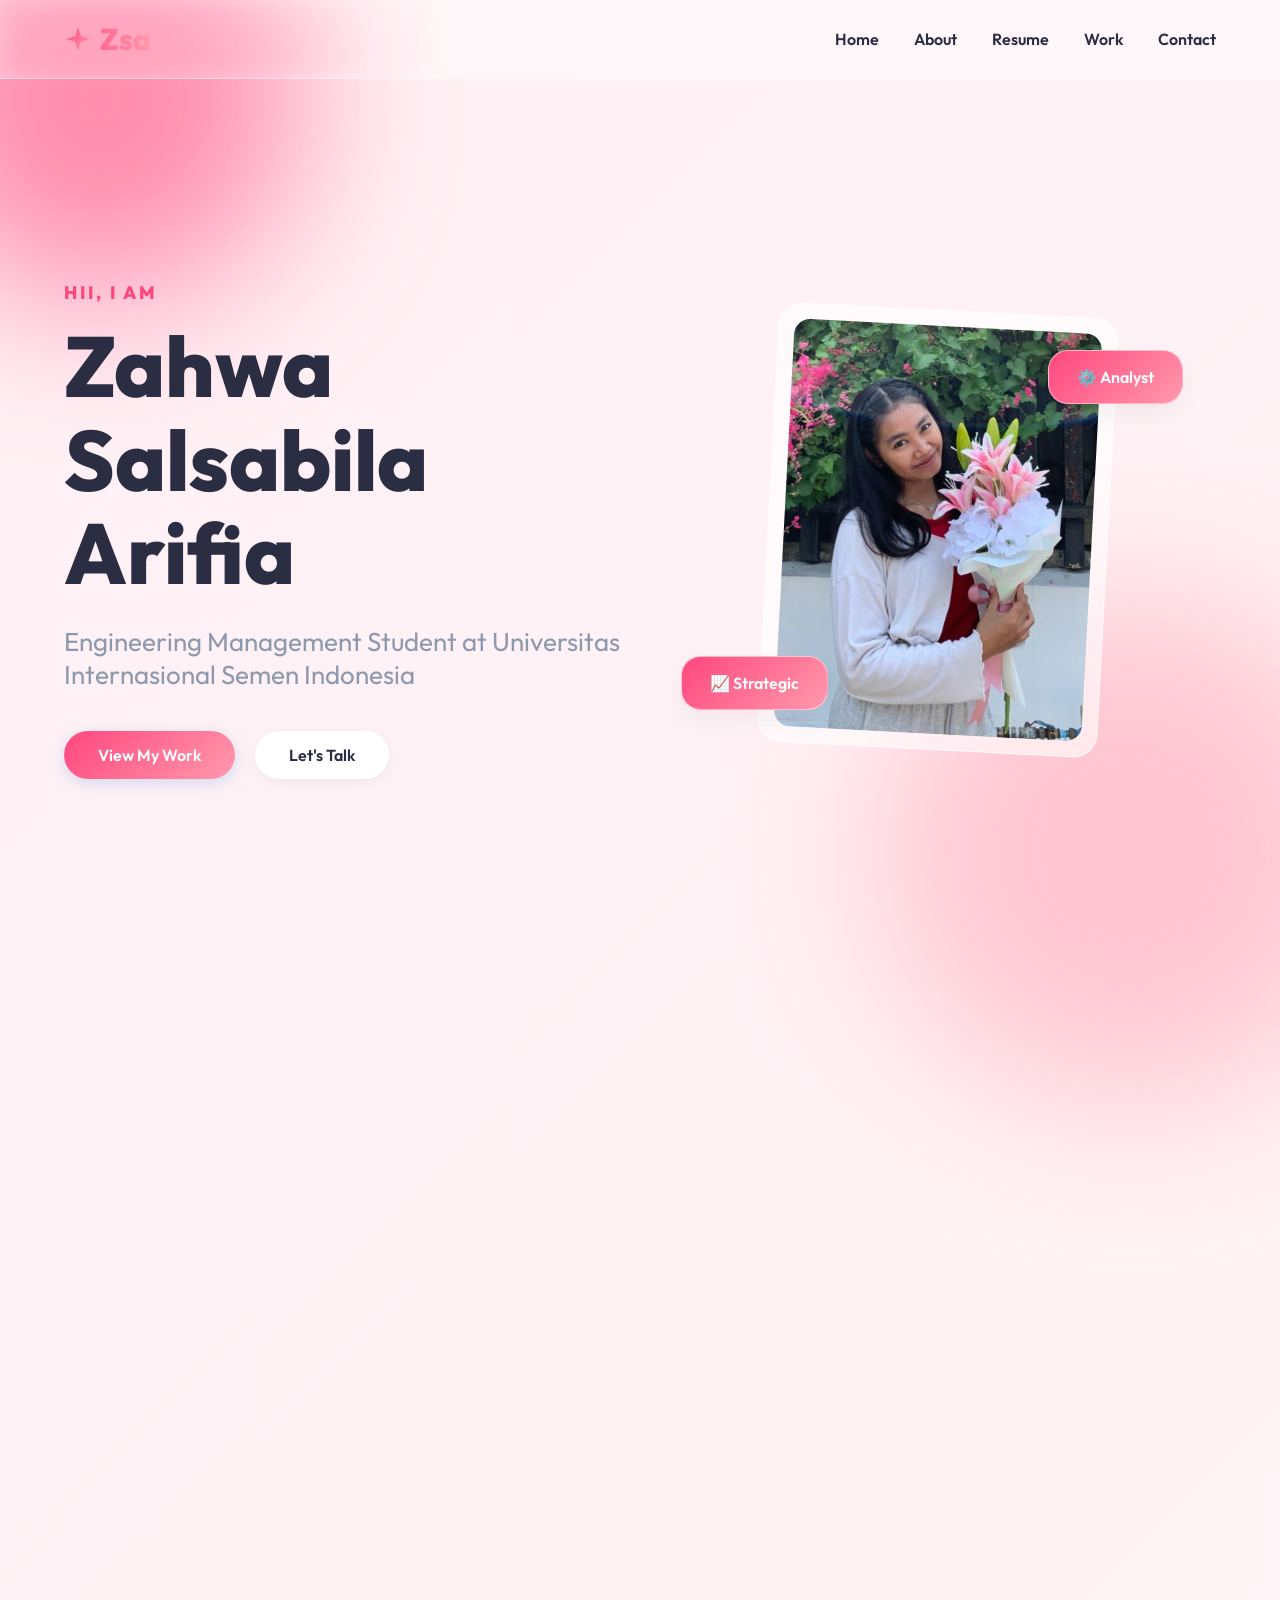
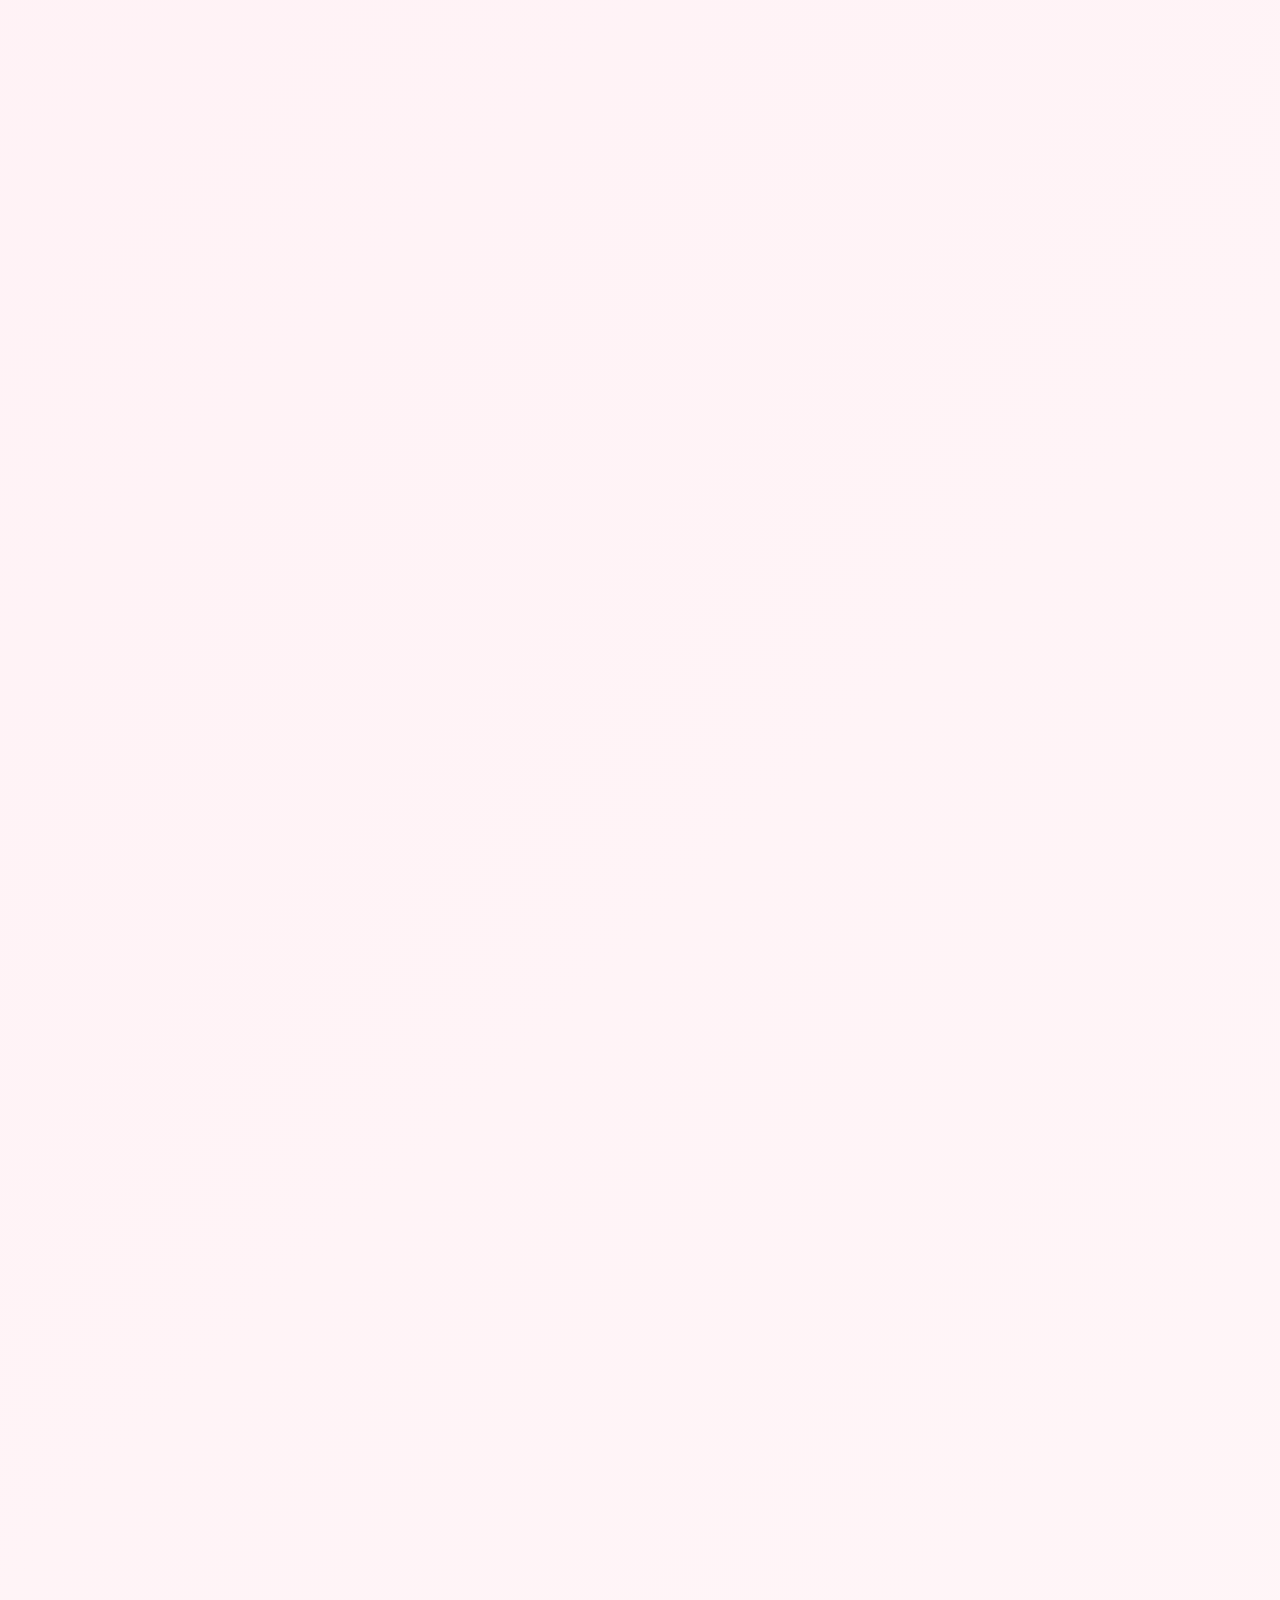
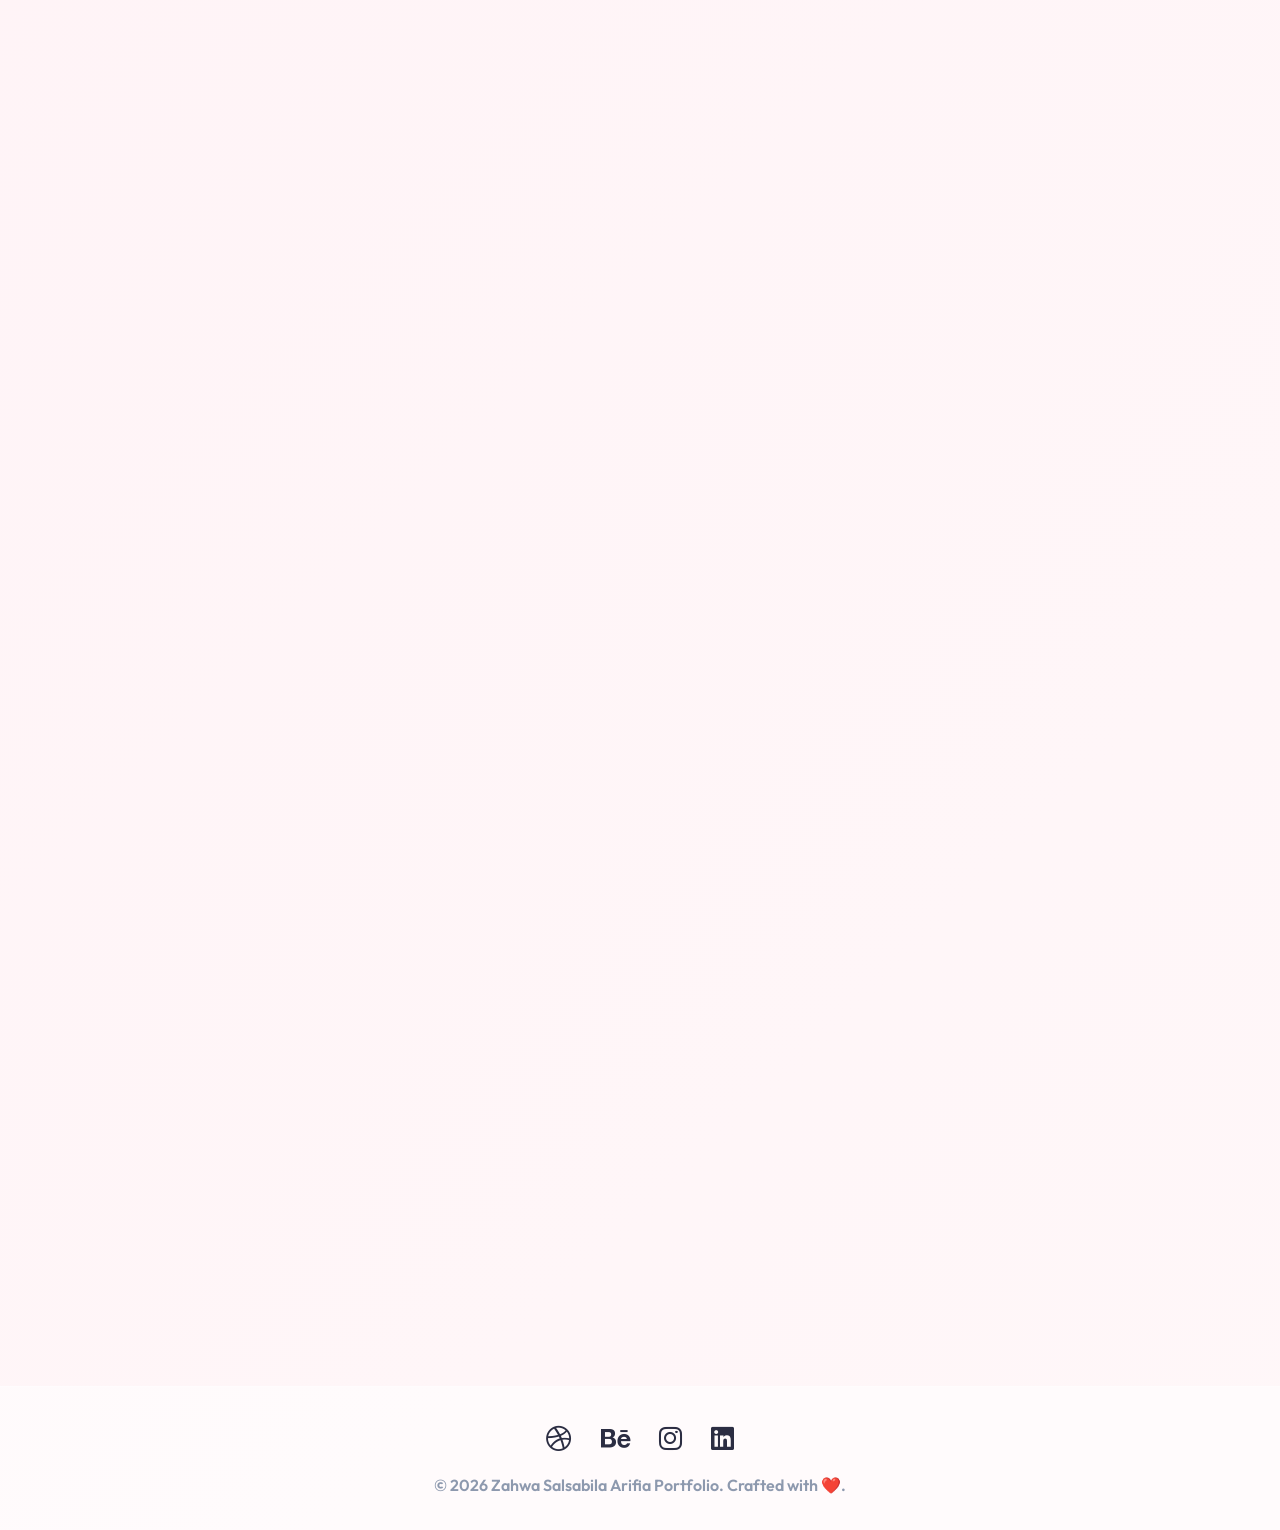
<file: index.html>
<!DOCTYPE html>
<html lang="en">

<head>
    <meta charset="UTF-8">
    <meta name="viewport" content="width=device-width, initial-scale=1.0">
    <title>Zahwa Salsabila Arifia Portfolio</title>
    <!-- Modern Font -->
    <link href="https://fonts.googleapis.com/css2?family=Outfit:wght@300;400;600;800&display=swap" rel="stylesheet">
    <link rel="stylesheet" href="https://cdnjs.cloudflare.com/ajax/libs/font-awesome/6.4.0/css/all.min.css">
    <link rel="stylesheet" href="style.css">
</head>

<body>
    <!-- Animated Background Elements -->
    <div class="blob blob-1"></div>
    <div class="blob blob-2"></div>

    <!-- Navigation -->
    <nav class="navbar hidden">
        <a href="#home" class="logo">
            <svg width="28" height="28" viewBox="0 0 24 24" fill="none" xmlns="http://www.w3.org/2000/svg"
                class="logo-svg">
                <path d="M12 2L14.4 9.6L22 12L14.4 14.4L12 22L9.6 14.4L2 12L9.6 9.6L12 2Z"
                    fill="url(#sparkleGradient)" />
                <defs>
                    <linearGradient id="sparkleGradient" x1="2" y1="2" x2="22" y2="22" gradientUnits="userSpaceOnUse">
                        <stop stop-color="#ff477e" />
                        <stop offset="1" stop-color="#ff99ac" />
                    </linearGradient>
                </defs>
            </svg>
            Zsa
        </a>
        <div class="menu-toggle" id="mobile-menu">
            <i class="fas fa-bars"></i>
        </div>
        <ul class="nav-links main-nav">
            <li><a href="#home">Home</a></li>
            <li><a href="#about">About</a></li>
            <li><a href="#resume">Resume</a></li>
            <li><a href="#projects">Work</a></li>
            <li><a href="#contact">Contact</a></li>
        </ul>
    </nav>

    <main>
        <!-- Hero Section -->
        <section id="home" class="hero hidden">
            <div class="hero-content">
                <span class="greeting">Hii, I am</span>
                <h1 class="title">Zahwa Salsabila Arifia</h1>
                <p class="subtitle">Engineering Management Student at Universitas Internasional Semen Indonesia</p>
                <div class="cta-group">
                    <a href="#projects" class="btn btn-primary">View My Work</a>
                    <a href="#contact" class="btn btn-secondary">Let's Talk</a>
                </div>
            </div>
            <div class="hero-visual">

                <div class="glass-card main-card">
                    <!-- Portrait -->
                    <div class="img-wrapper">
                        <img src="zahwa_real_photo.jpg" alt="Portrait of Zahwa Salsabila Arifia" class="profile-img">
                    </div>
                </div>
                <div class="glass-card float-card card-1">⚙️ Analyst</div>
                <div class="glass-card float-card card-2">📈 Strategic</div>
            </div>
        </section>

        <!-- About Section -->
        <section id="about" class="about hidden">
            <div class="section-header">
                <h2>About Me</h2>
                <div class="divider"></div>
            </div>
            <div class="about-content glass-panel">
                <p>I'm an Engineering Management student with a strong passion for optimizing business processes and
                    systems analysis. I love combining engineering principles with strategic management to solve complex
                    operational challenges efficiently and effectively.</p>
                <div class="skills">
                    <span class="skill-tag">Project Management</span>
                    <span class="skill-tag">System Analysis</span>
                    <span class="skill-tag">Supply Chain</span>
                    <span class="skill-tag">Operations Research</span>
                    <span class="skill-tag">Data Analysis</span>
                    <span class="skill-tag">Leadership</span>
                </div>
            </div>
        </section>

        <!-- Resume Section -->
        <section id="resume" class="resume hidden">
            <div class="section-header">
                <h2>Education & Experience</h2>
                <div class="divider"></div>
            </div>

            <div class="resume-container">
                <div class="resume-column">
                    <h3 class="resume-title"><i class="fas fa-graduation-cap"></i> Education</h3>
                    <div class="timeline">
                        <div class="timeline-item glass-panel">
                            <span class="timeline-date">2024 - Saat ini</span>
                            <h4>S1 Manajemen Rekayasa</h4>
                            <p>Universitas Internasional Semen Indonesia (UISI)</p>
                            <p class="timeline-desc">Fokus pada optimasi sistem, manajemen industri, dan rekayasa proses
                                bisnis.</p>
                            <a href="detail-uisi.html" class="btn btn-outline"
                                style="margin-top: 12px; display: inline-block; padding: 6px 14px; font-size: 13px;">Load
                                More</a>
                        </div>
                        <div class="timeline-item glass-panel">
                            <span class="timeline-date">2019 - 2023</span>
                            <h4>DPIB (Desain Pemodelan & Informasi Bangunan)</h4>
                            <p>SMK Negeri 2 Kota Probolinggo</p>
                            <p class="timeline-desc">Mempelajari dasar konstruksi, pemodelan desain arsitektur, dan
                                perancangan tata letak.</p>
                            <a href="detail-smk.html" class="btn btn-outline"
                                style="margin-top: 12px; display: inline-block; padding: 6px 14px; font-size: 13px;">Load
                                More</a>
                        </div>
                    </div>
                </div>

                <div class="resume-column">
                    <h3 class="resume-title"><i class="fas fa-briefcase"></i> Experience</h3>
                    <div class="timeline">
                        <div class="timeline-item glass-panel">
                            <span class="timeline-date">2025 - Present</span>
                            <h4>Project Management Intern</h4>
                            <p>PT Semen Indonesia (Persero) Tbk</p>
                            <p class="timeline-desc">Assisting the project manager in planning, scheduling, and risk
                                analysis for industrial projects.</p>
                            <a href="detail-intern.html" class="btn btn-outline"
                                style="margin-top: 12px; display: inline-block; padding: 6px 14px; font-size: 13px;">Load
                                More</a>
                        </div>
                        <div class="timeline-item glass-panel">
                            <span class="timeline-date">2023 - 2024</span>
                            <h4>Supply Chain Analyst (Project)</h4>
                            <p>Academic Research Project</p>
                            <p class="timeline-desc">Analyzed and optimized the supply chain distribution network to
                                reduce operational costs.</p>
                            <a href="detail-analyst.html" class="btn btn-outline"
                                style="margin-top: 12px; display: inline-block; padding: 6px 14px; font-size: 13px;">Load
                                More</a>
                        </div>
                    </div>
                </div>
            </div>
        </section>

        <!-- Projects Section -->
        <section id="projects" class="projects hidden">
            <div class="section-header">
                <h2>Selected Work</h2>
                <div class="divider"></div>
            </div>
            <div class="project-grid">
                <div class="project-card glass-panel">
                    <div class="project-img"
                        style="background-image: url('https://images.unsplash.com/photo-1586528116311-ad8dd3c8310d?q=80&w=800&auto=format&fit=crop'); background-size: cover; background-position: center;">
                    </div>
                    <div class="project-info">
                        <h3>Supply Chain Optimization</h3>
                        <p>A comprehensive analysis and optimization model to reduce distribution costs.</p>
                        <a href="project-supply-chain.html" class="btn btn-outline">Explore</a>
                    </div>
                </div>
                <div class="project-card glass-panel">
                    <div class="project-img"
                        style="background-image: url('https://images.unsplash.com/photo-1565514020179-026b92b84bb6?q=80&w=800&auto=format&fit=crop'); background-size: cover; background-position: center;">
                    </div>
                    <div class="project-info">
                        <h3>Process Efficiency Model</h3>
                        <p>Developed a simulation model to evaluate and improve production line efficiency.</p>
                        <a href="project-efficiency.html" class="btn btn-outline">Explore</a>
                    </div>
                </div>
                <div class="project-card glass-panel">
                    <div class="project-img"
                        style="background-image: url('https://images.unsplash.com/photo-1558655146-d09347e92766?q=80&w=800&auto=format&fit=crop'); background-size: cover; background-position: center;">
                    </div>
                    <div class="project-info">
                        <h3>Risk Management Framework</h3>
                        <p>Formulated a strategic framework for risk assessment in large-scale projects.</p>
                        <a href="project-risk.html" class="btn btn-outline">Explore</a>
                    </div>
                </div>
            </div>
        </section>

        <!-- Contact Section -->
        <section id="contact" class="contact hidden">
            <div class="glass-panel contact-box">
                <h2>Let's Create Together</h2>
                <p>I'm currently available for freelance work and exciting opportunities.</p>
                <form action="https://formsubmit.co/zahwaarifia@gmail.com" method="POST" class="contact-form">
                    <!-- Security/Config for Formsubmit -->
                    <input type="hidden" name="_subject" value="New Message from Portfolio Website!">

                    <div class="input-group">
                        <input type="text" name="name" placeholder="Your Name" required>
                    </div>
                    <div class="input-group">
                        <input type="email" name="email" placeholder="Your Email" required>
                    </div>
                    <div class="input-group">
                        <textarea name="message" placeholder="Your Message" rows="4" required></textarea>
                    </div>
                    <button type="submit" class="btn btn-primary btn-block">Send Message</button>
                </form>
            </div>
        </section>
    </main>

    <footer>
        <div class="social-links">
            <a href="#"><i class="fab fa-dribbble"></i></a>
            <a href="#"><i class="fab fa-behance"></i></a>
            <a href="https://www.instagram.com/_zzahwa?igsi=MTM0aTB5MDJiazhodA==" target="_blank"><i
                    class="fab fa-instagram"></i></a>
            <a href="#"><i class="fab fa-linkedin"></i></a>
        </div>
        <p>&copy; 2026 Zahwa Salsabila Arifia Portfolio. Crafted with ❤️.</p>
    </footer>



    <script src="script.js"></script>
</body>

</html>
</file>
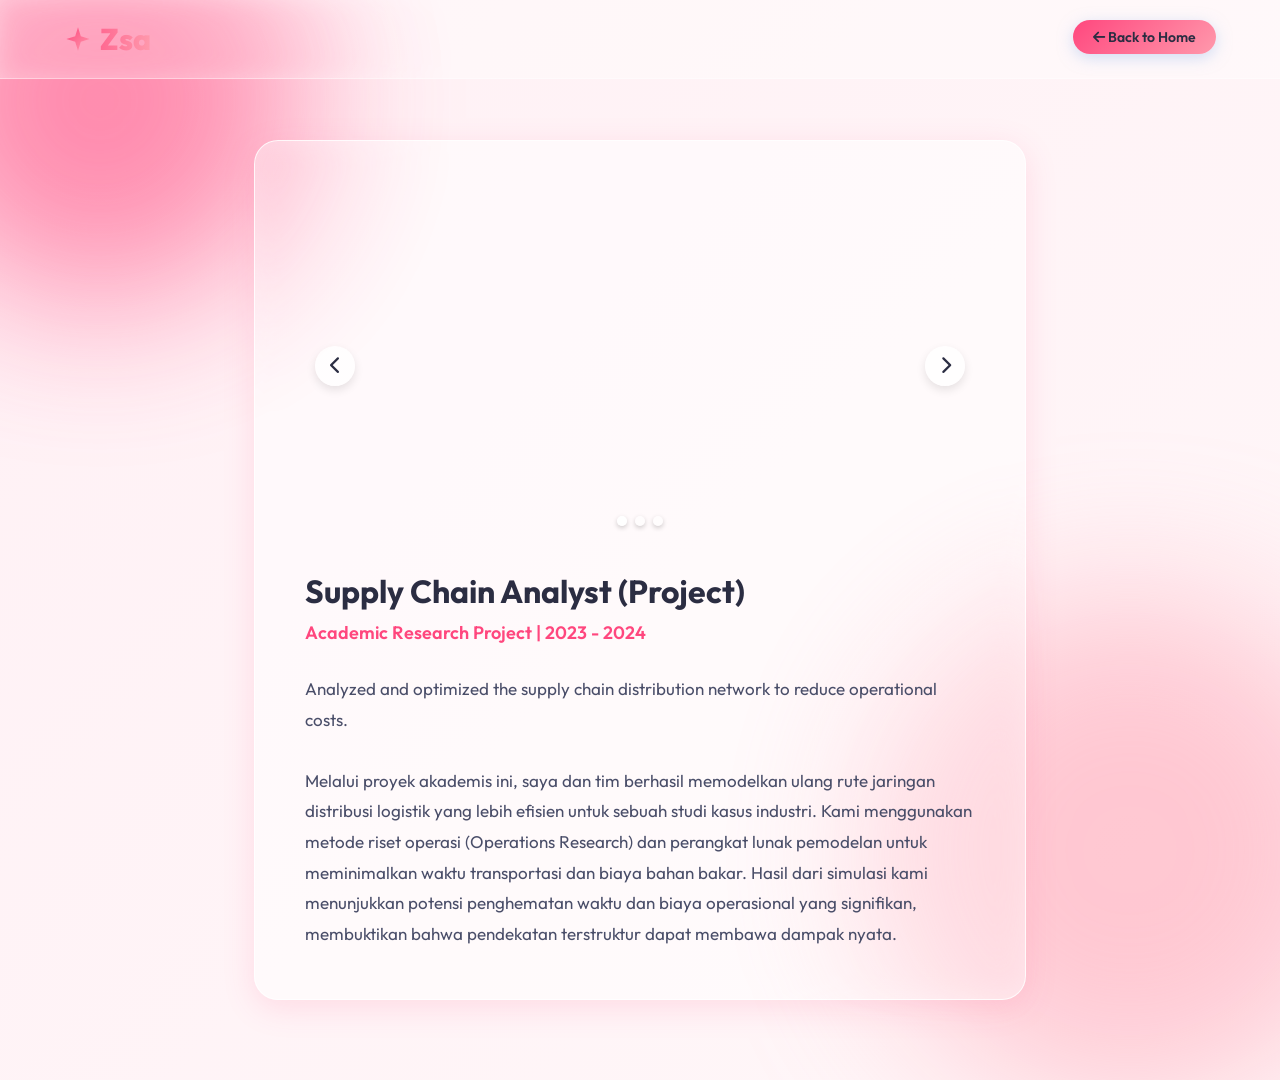
<file: detail-analyst.html>
<!DOCTYPE html>
<html lang="en">
<head>
    <meta charset="UTF-8">
    <meta name="viewport" content="width=device-width, initial-scale=1.0">
    <title>Detail - Supply Chain Analyst | Zahwa Salsabila Arifia</title>
    <link href="https://fonts.googleapis.com/css2?family=Outfit:wght@300;400;600;800&display=swap" rel="stylesheet">
    <link rel="stylesheet" href="https://cdnjs.cloudflare.com/ajax/libs/font-awesome/6.4.0/css/all.min.css">
    <link rel="stylesheet" href="style.css">
</head>
<body>
    <div class="blob blob-1"></div>
    <div class="blob blob-2"></div>
    <nav class="navbar scrolled">
        <a href="index.html" class="logo">
            <svg width="28" height="28" viewBox="0 0 24 24" fill="none" xmlns="http://www.w3.org/2000/svg" class="logo-svg">
                <path d="M12 2L14.4 9.6L22 12L14.4 14.4L12 22L9.6 14.4L2 12L9.6 9.6L12 2Z" fill="url(#sparkleGradient)"></path>
                <defs><linearGradient id="sparkleGradient" x1="2" y1="2" x2="22" y2="22" gradientUnits="userSpaceOnUse"><stop stop-color="#ff477e"></stop><stop offset="1" stop-color="#ff99ac"></stop></linearGradient></defs>
            </svg>
            Zsa
        </a>
        <ul class="nav-links">
            <li><a href="index.html" class="btn btn-primary" style="padding: 8px 20px; font-size: 14px;"><i class="fas fa-arrow-left"></i> Back to Home</a></li>
        </ul>
    </nav>
    <main style="padding: 140px 5% 80px; max-width: 900px; margin: 0 auto; position: relative; z-index: 2;">
        <div class="glass-panel interactive-panel" style="padding: 50px;">
            <div class="slider-container" style="position: relative; height: 350px; border-radius: 16px; margin-bottom: 30px; overflow: hidden;">
                <div class="slider-wrapper" data-index="0" style="display: flex; height: 100%; transition: transform 0.4s ease;">
                    <div class="slide" style="min-width: 100%; height: 100%; background: url('https://picsum.photos/seed/analyst1/1000/350') center/cover;"></div>
                    <div class="slide" style="min-width: 100%; height: 100%; background: url('https://picsum.photos/seed/analyst2/1000/350') center/cover;"></div>
                    <div class="slide" style="min-width: 100%; height: 100%; background: url('https://picsum.photos/seed/analyst3/1000/350') center/cover;"></div>
                </div>
                <button class="slider-btn prev" onclick="moveSlide(this, -1)" style="position: absolute; top: 50%; left: 10px; transform: translateY(-50%); background: rgba(255,255,255,0.7); border: none; border-radius: 50%; width: 40px; height: 40px; cursor: pointer; font-size: 18px; color: var(--color-dark); box-shadow: 0 4px 10px rgba(0,0,0,0.1); transition: all 0.3s; z-index: 10;"><i class="fas fa-chevron-left"></i></button>
                <button class="slider-btn next" onclick="moveSlide(this, 1)" style="position: absolute; top: 50%; right: 10px; transform: translateY(-50%); background: rgba(255,255,255,0.7); border: none; border-radius: 50%; width: 40px; height: 40px; cursor: pointer; font-size: 18px; color: var(--color-dark); box-shadow: 0 4px 10px rgba(0,0,0,0.1); transition: all 0.3s; z-index: 10;"><i class="fas fa-chevron-right"></i></button>
                <div class="slider-dots" style="position: absolute; bottom: 15px; left: 50%; transform: translateX(-50%); display: flex; gap: 8px; z-index: 10;">
                    <span class="dot active" onclick="setSlide(this, 0)" style="width: 10px; height: 10px; border-radius: 50%; background: rgba(255,255,255,0.9); cursor: pointer; transition: all 0.3s; box-shadow: 0 2px 5px rgba(0,0,0,0.2);"></span>
                    <span class="dot" onclick="setSlide(this, 1)" style="width: 10px; height: 10px; border-radius: 50%; background: rgba(255,255,255,0.5); cursor: pointer; transition: all 0.3s; box-shadow: 0 2px 5px rgba(0,0,0,0.2);"></span>
                    <span class="dot" onclick="setSlide(this, 2)" style="width: 10px; height: 10px; border-radius: 50%; background: rgba(255,255,255,0.5); cursor: pointer; transition: all 0.3s; box-shadow: 0 2px 5px rgba(0,0,0,0.2);"></span>
                </div>
            </div>
            <h1 style="color: var(--color-dark); margin-bottom: 10px; font-size: 32px;">Supply Chain Analyst (Project)</h1>
            <p style="color: var(--color-soft-pink); font-weight: 600; margin-bottom: 30px; font-size: 18px;">Academic Research Project | 2023 - 2024</p>
            <div style="color: var(--color-text); line-height: 1.8; font-size: 17px;">
                <p>Analyzed and optimized the supply chain distribution network to reduce operational costs.</p>
                <br>
                <p>Melalui proyek akademis ini, saya dan tim berhasil memodelkan ulang rute jaringan distribusi logistik yang lebih efisien untuk sebuah studi kasus industri. Kami menggunakan metode riset operasi (Operations Research) dan perangkat lunak pemodelan untuk meminimalkan waktu transportasi dan biaya bahan bakar. Hasil dari simulasi kami menunjukkan potensi penghematan waktu dan biaya operasional yang signifikan, membuktikan bahwa pendekatan terstruktur dapat membawa dampak nyata.</p>
            </div>
        </div>
    </main>
    <script src="script.js"></script>
</body>
</html>
</file>
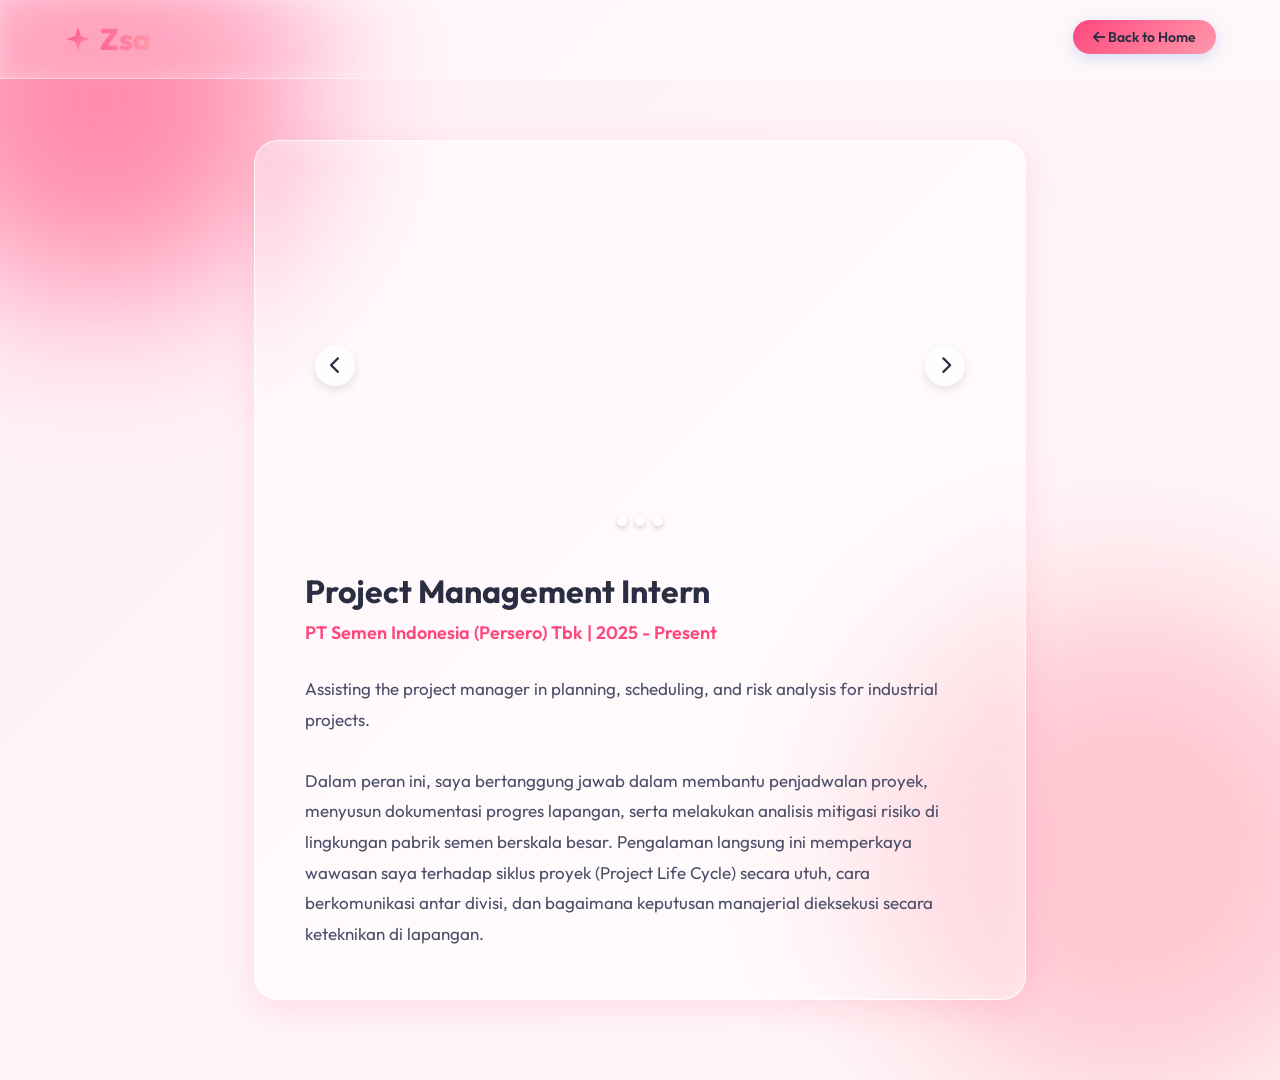
<file: detail-intern.html>
<!DOCTYPE html>
<html lang="en">
<head>
    <meta charset="UTF-8">
    <meta name="viewport" content="width=device-width, initial-scale=1.0">
    <title>Detail - Project Management Intern | Zahwa Salsabila Arifia</title>
    <link href="https://fonts.googleapis.com/css2?family=Outfit:wght@300;400;600;800&display=swap" rel="stylesheet">
    <link rel="stylesheet" href="https://cdnjs.cloudflare.com/ajax/libs/font-awesome/6.4.0/css/all.min.css">
    <link rel="stylesheet" href="style.css">
</head>
<body>
    <div class="blob blob-1"></div>
    <div class="blob blob-2"></div>
    <nav class="navbar scrolled">
        <a href="index.html" class="logo">
            <svg width="28" height="28" viewBox="0 0 24 24" fill="none" xmlns="http://www.w3.org/2000/svg" class="logo-svg">
                <path d="M12 2L14.4 9.6L22 12L14.4 14.4L12 22L9.6 14.4L2 12L9.6 9.6L12 2Z" fill="url(#sparkleGradient)"></path>
                <defs><linearGradient id="sparkleGradient" x1="2" y1="2" x2="22" y2="22" gradientUnits="userSpaceOnUse"><stop stop-color="#ff477e"></stop><stop offset="1" stop-color="#ff99ac"></stop></linearGradient></defs>
            </svg>
            Zsa
        </a>
        <ul class="nav-links">
            <li><a href="index.html" class="btn btn-primary" style="padding: 8px 20px; font-size: 14px;"><i class="fas fa-arrow-left"></i> Back to Home</a></li>
        </ul>
    </nav>
    <main style="padding: 140px 5% 80px; max-width: 900px; margin: 0 auto; position: relative; z-index: 2;">
        <div class="glass-panel interactive-panel" style="padding: 50px;">
            <div class="slider-container" style="position: relative; height: 350px; border-radius: 16px; margin-bottom: 30px; overflow: hidden;">
                <div class="slider-wrapper" data-index="0" style="display: flex; height: 100%; transition: transform 0.4s ease;">
                    <div class="slide" style="min-width: 100%; height: 100%; background: url('https://picsum.photos/seed/intern1/1000/350') center/cover;"></div>
                    <div class="slide" style="min-width: 100%; height: 100%; background: url('https://picsum.photos/seed/intern2/1000/350') center/cover;"></div>
                    <div class="slide" style="min-width: 100%; height: 100%; background: url('https://picsum.photos/seed/intern3/1000/350') center/cover;"></div>
                </div>
                <button class="slider-btn prev" onclick="moveSlide(this, -1)" style="position: absolute; top: 50%; left: 10px; transform: translateY(-50%); background: rgba(255,255,255,0.7); border: none; border-radius: 50%; width: 40px; height: 40px; cursor: pointer; font-size: 18px; color: var(--color-dark); box-shadow: 0 4px 10px rgba(0,0,0,0.1); transition: all 0.3s; z-index: 10;"><i class="fas fa-chevron-left"></i></button>
                <button class="slider-btn next" onclick="moveSlide(this, 1)" style="position: absolute; top: 50%; right: 10px; transform: translateY(-50%); background: rgba(255,255,255,0.7); border: none; border-radius: 50%; width: 40px; height: 40px; cursor: pointer; font-size: 18px; color: var(--color-dark); box-shadow: 0 4px 10px rgba(0,0,0,0.1); transition: all 0.3s; z-index: 10;"><i class="fas fa-chevron-right"></i></button>
                <div class="slider-dots" style="position: absolute; bottom: 15px; left: 50%; transform: translateX(-50%); display: flex; gap: 8px; z-index: 10;">
                    <span class="dot active" onclick="setSlide(this, 0)" style="width: 10px; height: 10px; border-radius: 50%; background: rgba(255,255,255,0.9); cursor: pointer; transition: all 0.3s; box-shadow: 0 2px 5px rgba(0,0,0,0.2);"></span>
                    <span class="dot" onclick="setSlide(this, 1)" style="width: 10px; height: 10px; border-radius: 50%; background: rgba(255,255,255,0.5); cursor: pointer; transition: all 0.3s; box-shadow: 0 2px 5px rgba(0,0,0,0.2);"></span>
                    <span class="dot" onclick="setSlide(this, 2)" style="width: 10px; height: 10px; border-radius: 50%; background: rgba(255,255,255,0.5); cursor: pointer; transition: all 0.3s; box-shadow: 0 2px 5px rgba(0,0,0,0.2);"></span>
                </div>
            </div>
            <h1 style="color: var(--color-dark); margin-bottom: 10px; font-size: 32px;">Project Management Intern</h1>
            <p style="color: var(--color-soft-pink); font-weight: 600; margin-bottom: 30px; font-size: 18px;">PT Semen Indonesia (Persero) Tbk | 2025 - Present</p>
            <div style="color: var(--color-text); line-height: 1.8; font-size: 17px;">
                <p>Assisting the project manager in planning, scheduling, and risk analysis for industrial projects.</p>
                <br>
                <p>Dalam peran ini, saya bertanggung jawab dalam membantu penjadwalan proyek, menyusun dokumentasi progres lapangan, serta melakukan analisis mitigasi risiko di lingkungan pabrik semen berskala besar. Pengalaman langsung ini memperkaya wawasan saya terhadap siklus proyek (Project Life Cycle) secara utuh, cara berkomunikasi antar divisi, dan bagaimana keputusan manajerial dieksekusi secara keteknikan di lapangan.</p>
            </div>
        </div>
    </main>
    <script src="script.js"></script>
</body>
</html>
</file>
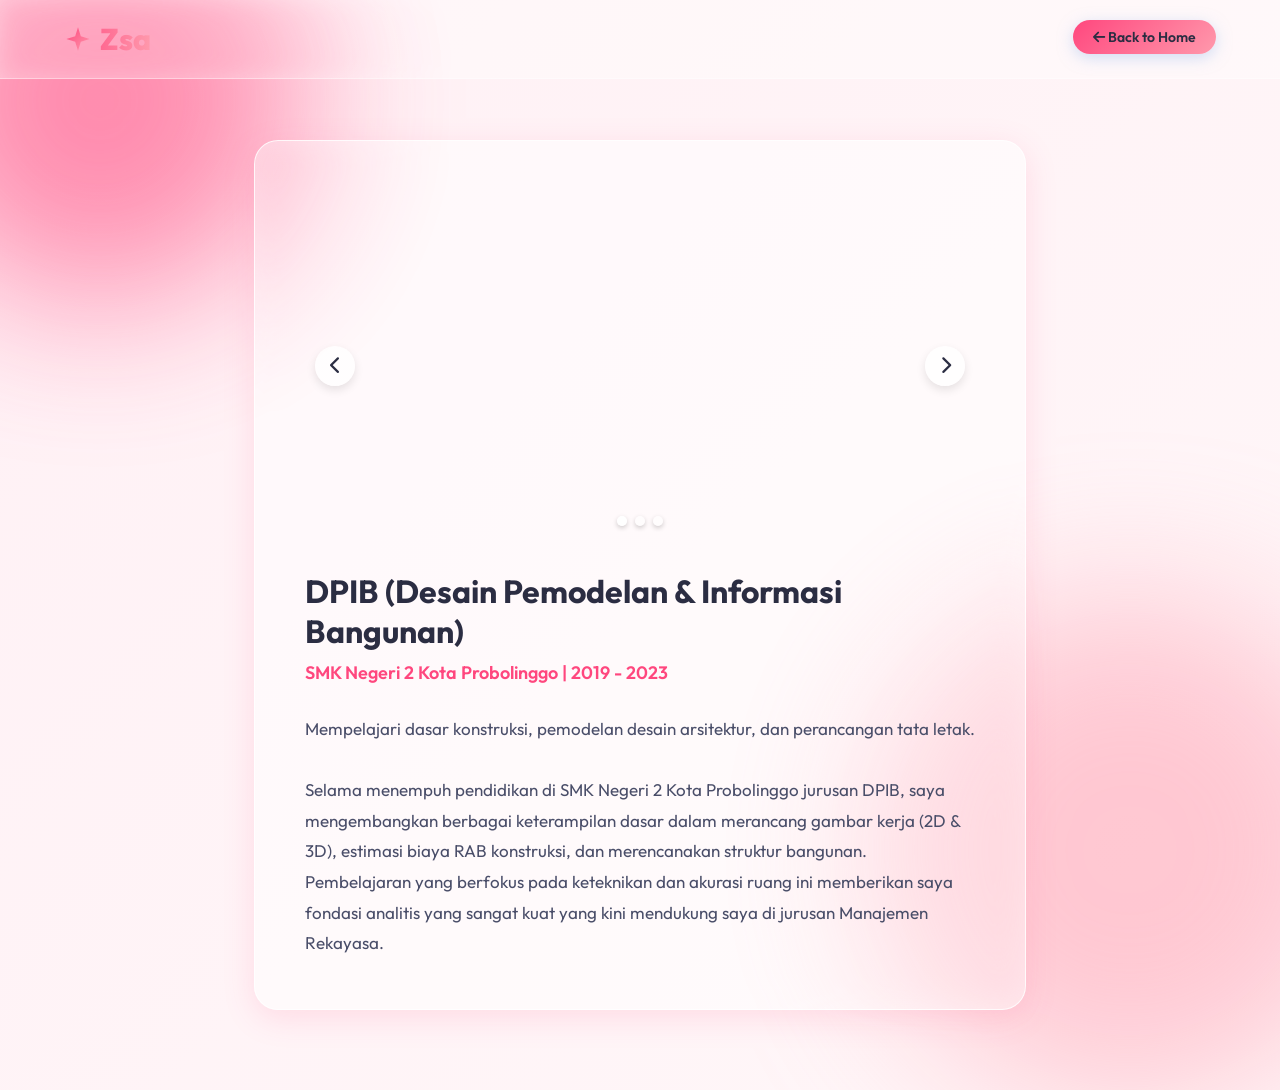
<file: detail-smk.html>
<!DOCTYPE html>
<html lang="en">
<head>
    <meta charset="UTF-8">
    <meta name="viewport" content="width=device-width, initial-scale=1.0">
    <title>Detail - DPIB | Zahwa Salsabila Arifia</title>
    <link href="https://fonts.googleapis.com/css2?family=Outfit:wght@300;400;600;800&display=swap" rel="stylesheet">
    <link rel="stylesheet" href="https://cdnjs.cloudflare.com/ajax/libs/font-awesome/6.4.0/css/all.min.css">
    <link rel="stylesheet" href="style.css">
</head>
<body>
    <div class="blob blob-1"></div>
    <div class="blob blob-2"></div>
    <nav class="navbar scrolled">
        <a href="index.html" class="logo">
            <svg width="28" height="28" viewBox="0 0 24 24" fill="none" xmlns="http://www.w3.org/2000/svg" class="logo-svg">
                <path d="M12 2L14.4 9.6L22 12L14.4 14.4L12 22L9.6 14.4L2 12L9.6 9.6L12 2Z" fill="url(#sparkleGradient)"></path>
                <defs><linearGradient id="sparkleGradient" x1="2" y1="2" x2="22" y2="22" gradientUnits="userSpaceOnUse"><stop stop-color="#ff477e"></stop><stop offset="1" stop-color="#ff99ac"></stop></linearGradient></defs>
            </svg>
            Zsa
        </a>
        <ul class="nav-links">
            <li><a href="index.html" class="btn btn-primary" style="padding: 8px 20px; font-size: 14px;"><i class="fas fa-arrow-left"></i> Back to Home</a></li>
        </ul>
    </nav>
    <main style="padding: 140px 5% 80px; max-width: 900px; margin: 0 auto; position: relative; z-index: 2;">
        <div class="glass-panel interactive-panel" style="padding: 50px;">
            <div class="slider-container" style="position: relative; height: 350px; border-radius: 16px; margin-bottom: 30px; overflow: hidden;">
                <div class="slider-wrapper" data-index="0" style="display: flex; height: 100%; transition: transform 0.4s ease;">
                    <div class="slide" style="min-width: 100%; height: 100%; background: url('https://picsum.photos/seed/smk1/1000/350') center/cover;"></div>
                    <div class="slide" style="min-width: 100%; height: 100%; background: url('https://picsum.photos/seed/smk2/1000/350') center/cover;"></div>
                    <div class="slide" style="min-width: 100%; height: 100%; background: url('https://picsum.photos/seed/smk3/1000/350') center/cover;"></div>
                </div>
                <button class="slider-btn prev" onclick="moveSlide(this, -1)" style="position: absolute; top: 50%; left: 10px; transform: translateY(-50%); background: rgba(255,255,255,0.7); border: none; border-radius: 50%; width: 40px; height: 40px; cursor: pointer; font-size: 18px; color: var(--color-dark); box-shadow: 0 4px 10px rgba(0,0,0,0.1); transition: all 0.3s; z-index: 10;"><i class="fas fa-chevron-left"></i></button>
                <button class="slider-btn next" onclick="moveSlide(this, 1)" style="position: absolute; top: 50%; right: 10px; transform: translateY(-50%); background: rgba(255,255,255,0.7); border: none; border-radius: 50%; width: 40px; height: 40px; cursor: pointer; font-size: 18px; color: var(--color-dark); box-shadow: 0 4px 10px rgba(0,0,0,0.1); transition: all 0.3s; z-index: 10;"><i class="fas fa-chevron-right"></i></button>
                <div class="slider-dots" style="position: absolute; bottom: 15px; left: 50%; transform: translateX(-50%); display: flex; gap: 8px; z-index: 10;">
                    <span class="dot active" onclick="setSlide(this, 0)" style="width: 10px; height: 10px; border-radius: 50%; background: rgba(255,255,255,0.9); cursor: pointer; transition: all 0.3s; box-shadow: 0 2px 5px rgba(0,0,0,0.2);"></span>
                    <span class="dot" onclick="setSlide(this, 1)" style="width: 10px; height: 10px; border-radius: 50%; background: rgba(255,255,255,0.5); cursor: pointer; transition: all 0.3s; box-shadow: 0 2px 5px rgba(0,0,0,0.2);"></span>
                    <span class="dot" onclick="setSlide(this, 2)" style="width: 10px; height: 10px; border-radius: 50%; background: rgba(255,255,255,0.5); cursor: pointer; transition: all 0.3s; box-shadow: 0 2px 5px rgba(0,0,0,0.2);"></span>
                </div>
            </div>
            <h1 style="color: var(--color-dark); margin-bottom: 10px; font-size: 32px;">DPIB (Desain Pemodelan & Informasi Bangunan)</h1>
            <p style="color: var(--color-soft-pink); font-weight: 600; margin-bottom: 30px; font-size: 18px;">SMK Negeri 2 Kota Probolinggo | 2019 - 2023</p>
            <div style="color: var(--color-text); line-height: 1.8; font-size: 17px;">
                <p>Mempelajari dasar konstruksi, pemodelan desain arsitektur, dan perancangan tata letak.</p>
                <br>
                <p>Selama menempuh pendidikan di SMK Negeri 2 Kota Probolinggo jurusan DPIB, saya mengembangkan berbagai keterampilan dasar dalam merancang gambar kerja (2D & 3D), estimasi biaya RAB konstruksi, dan merencanakan struktur bangunan. Pembelajaran yang berfokus pada keteknikan dan akurasi ruang ini memberikan saya fondasi analitis yang sangat kuat yang kini mendukung saya di jurusan Manajemen Rekayasa.</p>
            </div>
        </div>
    </main>
    <script src="script.js"></script>
</body>
</html>
</file>
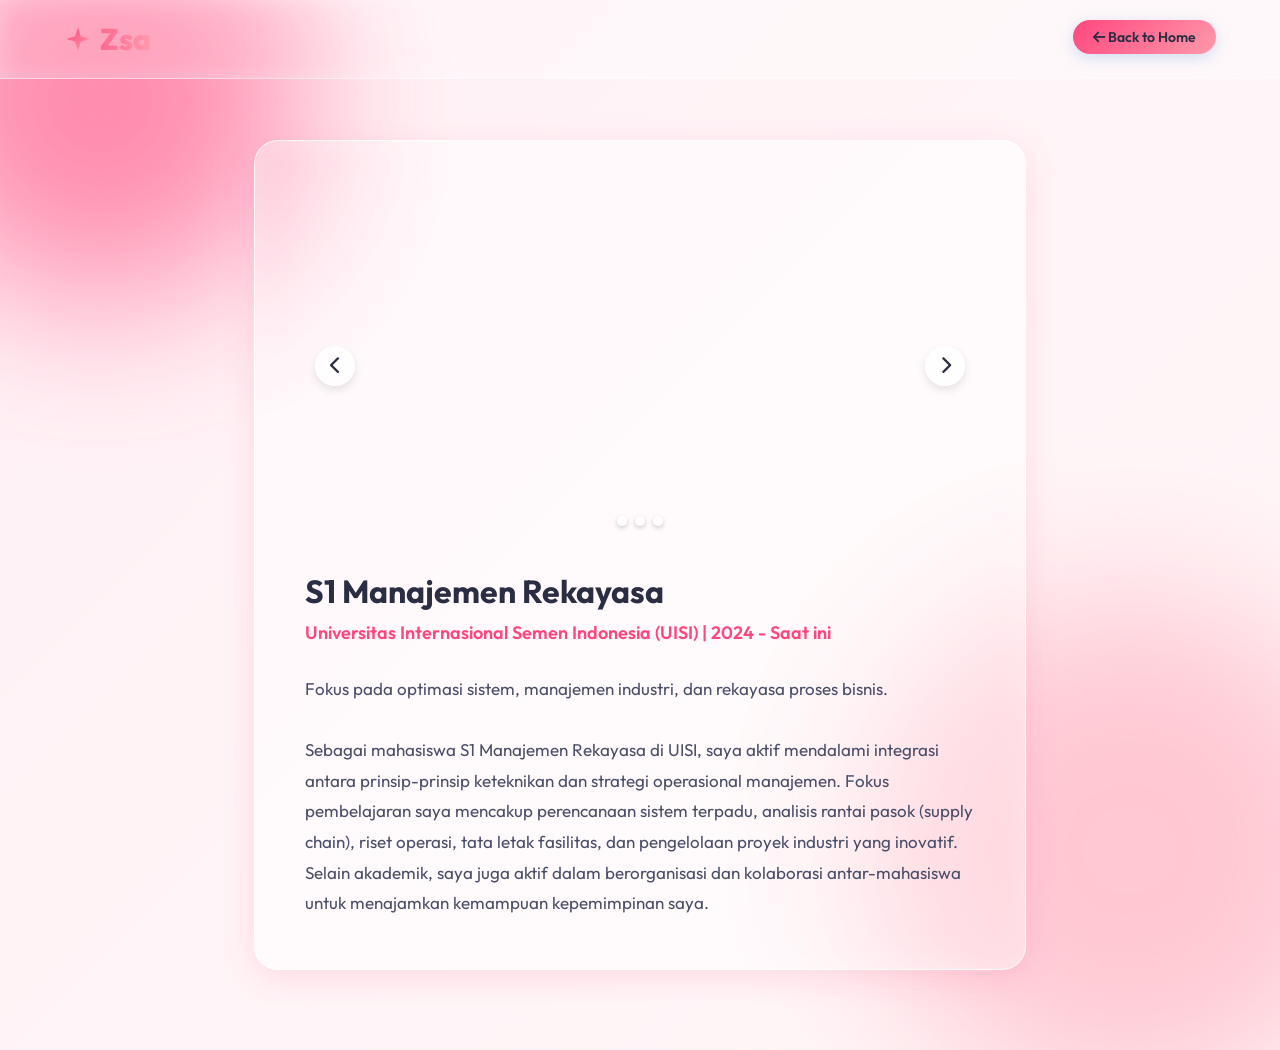
<file: detail-uisi.html>
<!DOCTYPE html>
<html lang="en">
<head>
    <meta charset="UTF-8">
    <meta name="viewport" content="width=device-width, initial-scale=1.0">
    <title>Detail - S1 Manajemen Rekayasa | Zahwa Salsabila Arifia</title>
    <link href="https://fonts.googleapis.com/css2?family=Outfit:wght@300;400;600;800&display=swap" rel="stylesheet">
    <link rel="stylesheet" href="https://cdnjs.cloudflare.com/ajax/libs/font-awesome/6.4.0/css/all.min.css">
    <link rel="stylesheet" href="style.css">
</head>
<body>
    <div class="blob blob-1"></div>
    <div class="blob blob-2"></div>
    <nav class="navbar scrolled">
        <a href="index.html" class="logo">
            <svg width="28" height="28" viewBox="0 0 24 24" fill="none" xmlns="http://www.w3.org/2000/svg" class="logo-svg">
                <path d="M12 2L14.4 9.6L22 12L14.4 14.4L12 22L9.6 14.4L2 12L9.6 9.6L12 2Z" fill="url(#sparkleGradient)"></path>
                <defs><linearGradient id="sparkleGradient" x1="2" y1="2" x2="22" y2="22" gradientUnits="userSpaceOnUse"><stop stop-color="#ff477e"></stop><stop offset="1" stop-color="#ff99ac"></stop></linearGradient></defs>
            </svg>
            Zsa
        </a>
        <ul class="nav-links">
            <li><a href="index.html" class="btn btn-primary" style="padding: 8px 20px; font-size: 14px;"><i class="fas fa-arrow-left"></i> Back to Home</a></li>
        </ul>
    </nav>
    <main style="padding: 140px 5% 80px; max-width: 900px; margin: 0 auto; position: relative; z-index: 2;">
        <div class="glass-panel interactive-panel" style="padding: 50px;">
            <div class="slider-container" style="position: relative; height: 350px; border-radius: 16px; margin-bottom: 30px; overflow: hidden;">
                <div class="slider-wrapper" data-index="0" style="display: flex; height: 100%; transition: transform 0.4s ease;">
                    <div class="slide" style="min-width: 100%; height: 100%; background: url('https://picsum.photos/seed/uisi1/1000/350') center/cover;"></div>
                    <div class="slide" style="min-width: 100%; height: 100%; background: url('https://picsum.photos/seed/uisi2/1000/350') center/cover;"></div>
                    <div class="slide" style="min-width: 100%; height: 100%; background: url('https://picsum.photos/seed/uisi3/1000/350') center/cover;"></div>
                </div>
                <button class="slider-btn prev" onclick="moveSlide(this, -1)" style="position: absolute; top: 50%; left: 10px; transform: translateY(-50%); background: rgba(255,255,255,0.7); border: none; border-radius: 50%; width: 40px; height: 40px; cursor: pointer; font-size: 18px; color: var(--color-dark); box-shadow: 0 4px 10px rgba(0,0,0,0.1); transition: all 0.3s; z-index: 10;"><i class="fas fa-chevron-left"></i></button>
                <button class="slider-btn next" onclick="moveSlide(this, 1)" style="position: absolute; top: 50%; right: 10px; transform: translateY(-50%); background: rgba(255,255,255,0.7); border: none; border-radius: 50%; width: 40px; height: 40px; cursor: pointer; font-size: 18px; color: var(--color-dark); box-shadow: 0 4px 10px rgba(0,0,0,0.1); transition: all 0.3s; z-index: 10;"><i class="fas fa-chevron-right"></i></button>
                <div class="slider-dots" style="position: absolute; bottom: 15px; left: 50%; transform: translateX(-50%); display: flex; gap: 8px; z-index: 10;">
                    <span class="dot active" onclick="setSlide(this, 0)" style="width: 10px; height: 10px; border-radius: 50%; background: rgba(255,255,255,0.9); cursor: pointer; transition: all 0.3s; box-shadow: 0 2px 5px rgba(0,0,0,0.2);"></span>
                    <span class="dot" onclick="setSlide(this, 1)" style="width: 10px; height: 10px; border-radius: 50%; background: rgba(255,255,255,0.5); cursor: pointer; transition: all 0.3s; box-shadow: 0 2px 5px rgba(0,0,0,0.2);"></span>
                    <span class="dot" onclick="setSlide(this, 2)" style="width: 10px; height: 10px; border-radius: 50%; background: rgba(255,255,255,0.5); cursor: pointer; transition: all 0.3s; box-shadow: 0 2px 5px rgba(0,0,0,0.2);"></span>
                </div>
            </div>
            <h1 style="color: var(--color-dark); margin-bottom: 10px; font-size: 32px;">S1 Manajemen Rekayasa</h1>
            <p style="color: var(--color-soft-pink); font-weight: 600; margin-bottom: 30px; font-size: 18px;">Universitas Internasional Semen Indonesia (UISI) | 2024 - Saat ini</p>
            <div style="color: var(--color-text); line-height: 1.8; font-size: 17px;">
                <p>Fokus pada optimasi sistem, manajemen industri, dan rekayasa proses bisnis.</p>
                <br>
                <p>Sebagai mahasiswa S1 Manajemen Rekayasa di UISI, saya aktif mendalami integrasi antara prinsip-prinsip keteknikan dan strategi operasional manajemen. Fokus pembelajaran saya mencakup perencanaan sistem terpadu, analisis rantai pasok (supply chain), riset operasi, tata letak fasilitas, dan pengelolaan proyek industri yang inovatif. Selain akademik, saya juga aktif dalam berorganisasi dan kolaborasi antar-mahasiswa untuk menajamkan kemampuan kepemimpinan saya.</p>
            </div>
        </div>
    </main>
    <script src="script.js"></script>
</body>
</html>
</file>
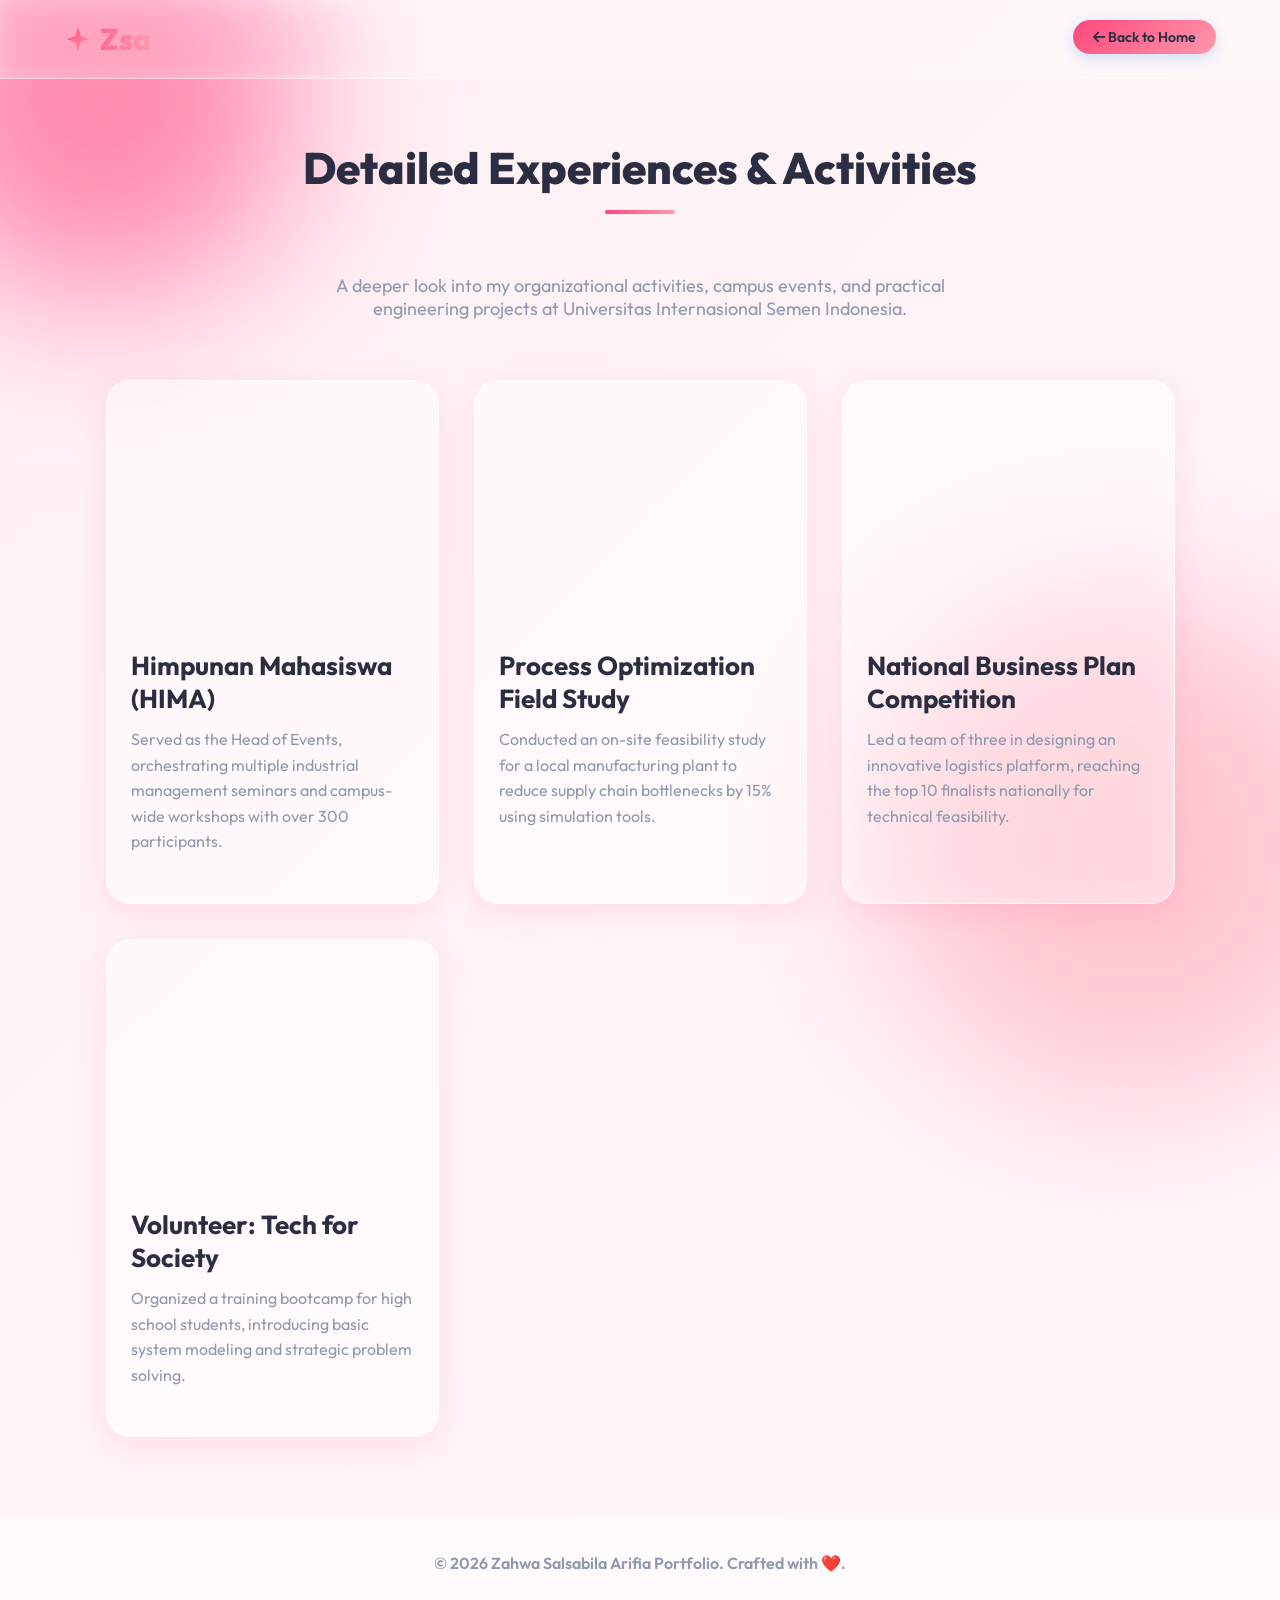
<file: experiences.html>
<!DOCTYPE html>
<html lang="en">
<head>
    <meta charset="UTF-8">
    <meta name="viewport" content="width=device-width, initial-scale=1.0">
    <title>More Experiences | Zahwa Salsabila Arifia</title>
    <!-- Fonts & Icons -->
    <link href="https://fonts.googleapis.com/css2?family=Outfit:wght@300;400;600;800&display=swap" rel="stylesheet">
    <link rel="stylesheet" href="https://cdnjs.cloudflare.com/ajax/libs/font-awesome/6.4.0/css/all.min.css">
    <!-- Base Stylesheet -->
    <link rel="stylesheet" href="style.css">
</head>
<body>
    <!-- Animated Background Elements -->
    <div class="blob blob-1"></div>
    <div class="blob blob-2"></div>

    <!-- Navigation -->
    <nav class="navbar scrolled">
        <a href="index.html" class="logo">
            <svg width="28" height="28" viewBox="0 0 24 24" fill="none" xmlns="http://www.w3.org/2000/svg" class="logo-svg">
                <path d="M12 2L14.4 9.6L22 12L14.4 14.4L12 22L9.6 14.4L2 12L9.6 9.6L12 2Z" fill="url(#sparkleGradient)"></path>
                <defs>
                    <linearGradient id="sparkleGradient" x1="2" y1="2" x2="22" y2="22" gradientUnits="userSpaceOnUse">
                        <stop stop-color="#ff477e"></stop>
                        <stop offset="1" stop-color="#ff99ac"></stop>
                    </linearGradient>
                </defs>
            </svg>
            Zsa
        </a>
        <ul class="nav-links">
            <li><a href="index.html" class="btn btn-primary" style="padding: 8px 20px; font-size: 14px;"><i class="fas fa-arrow-left"></i> Back to Home</a></li>
        </ul>
    </nav>

    <main style="padding: 140px 5% 80px; max-width: 1200px; margin: 0 auto; position: relative; z-index: 2;">
        <div class="section-header" style="justify-content: center;">
            <h2 style="text-align: center;">Detailed Experiences & Activities</h2>
            <div class="divider" style="margin: 0 auto;"></div>
        </div>
        
        <p style="text-align: center; color: var(--color-text-light); margin-bottom: 60px; font-size: 18px; max-width: 700px; margin-left: auto; margin-right: auto;">
            A deeper look into my organizational activities, campus events, and practical engineering projects at Universitas Internasional Semen Indonesia.
        </p>

        <div class="project-grid">
            <!-- Experience Item 1 -->
            <div class="project-card glass-panel interactive-panel">
                <div class="project-img" style="background-image: url('https://images.unsplash.com/photo-1542621334-a254cf47733d?q=80&w=800&auto=format&fit=crop'); background-size: cover; background-position: center;"></div>
                <div class="project-info">
                    <h3>Himpunan Mahasiswa (HIMA)</h3>
                    <p>Served as the Head of Events, orchestrating multiple industrial management seminars and campus-wide workshops with over 300 participants.</p>
                </div>
            </div>
            
            <!-- Experience Item 2 -->
            <div class="project-card glass-panel interactive-panel">
                <div class="project-img" style="background-image: url('https://images.unsplash.com/photo-1581091226825-a6a2a5aee158?q=80&w=800&auto=format&fit=crop'); background-size: cover; background-position: center;"></div>
                <div class="project-info">
                    <h3>Process Optimization Field Study</h3>
                    <p>Conducted an on-site feasibility study for a local manufacturing plant to reduce supply chain bottlenecks by 15% using simulation tools.</p>
                </div>
            </div>
            
            <!-- Experience Item 3 -->
            <div class="project-card glass-panel interactive-panel">
                <div class="project-img" style="background-image: url('https://images.unsplash.com/photo-1517048676732-d65bc937f952?q=80&w=800&auto=format&fit=crop'); background-size: cover; background-position: center;"></div>
                <div class="project-info">
                    <h3>National Business Plan Competition</h3>
                    <p>Led a team of three in designing an innovative logistics platform, reaching the top 10 finalists nationally for technical feasibility.</p>
                </div>
            </div>
            
            <!-- Experience Item 4 -->
            <div class="project-card glass-panel interactive-panel">
                <div class="project-img" style="background-image: url('https://images.unsplash.com/photo-1515187029135-18ee286d815b?q=80&w=800&auto=format&fit=crop'); background-size: cover; background-position: center;"></div>
                <div class="project-info">
                    <h3>Volunteer: Tech for Society</h3>
                    <p>Organized a training bootcamp for high school students, introducing basic system modeling and strategic problem solving.</p>
                </div>
            </div>
        </div>
    </main>

    <footer style="position: relative; z-index: 2;">
        <p>&copy; 2026 Zahwa Salsabila Arifia Portfolio. Crafted with ❤️.</p>
    </footer>
    <script src="script.js"></script>
    <script>
        // Reveal animation for cards on load
        document.addEventListener('DOMContentLoaded', () => {
            const cards = document.querySelectorAll('.project-card');
            cards.forEach((card, index) => {
                card.style.opacity = '0';
                card.style.transform = 'translateY(30px)';
                card.style.transition = 'all 0.6s cubic-bezier(0.175, 0.885, 0.32, 1.275)';
                card.style.transitionDelay = `${index * 0.15}s`;
                
                setTimeout(() => {
                    card.style.opacity = '1';
                    card.style.transform = 'translateY(0)';
                }, 100);
            });
        });
    </script>
</body>
</html>
</file>
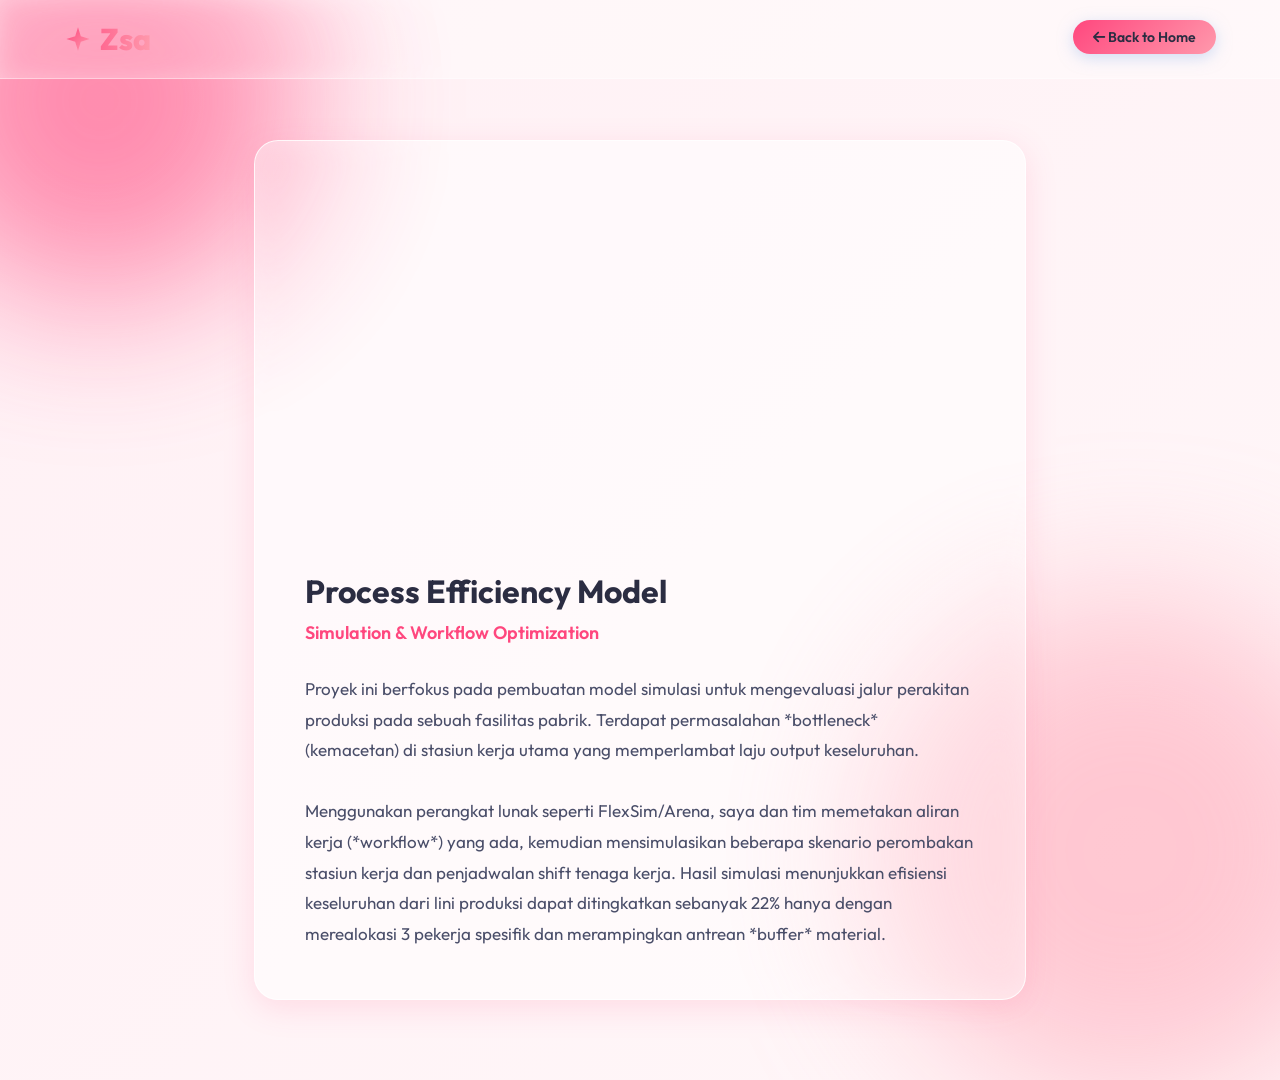
<file: project-efficiency.html>
<!DOCTYPE html>
<html lang="en">
<head>
    <meta charset="UTF-8">
    <meta name="viewport" content="width=device-width, initial-scale=1.0">
    <title>Project: Process Efficiency Model | Zahwa Salsabila Arifia</title>
    <link href="https://fonts.googleapis.com/css2?family=Outfit:wght@300;400;600;800&display=swap" rel="stylesheet">
    <link rel="stylesheet" href="https://cdnjs.cloudflare.com/ajax/libs/font-awesome/6.4.0/css/all.min.css">
    <link rel="stylesheet" href="style.css">
</head>
<body>
    <div class="blob blob-1"></div>
    <div class="blob blob-2"></div>
    <nav class="navbar scrolled">
        <a href="index.html" class="logo">
            <svg width="28" height="28" viewBox="0 0 24 24" fill="none" xmlns="http://www.w3.org/2000/svg" class="logo-svg">
                <path d="M12 2L14.4 9.6L22 12L14.4 14.4L12 22L9.6 14.4L2 12L9.6 9.6L12 2Z" fill="url(#sparkleGradient)"></path>
                <defs><linearGradient id="sparkleGradient" x1="2" y1="2" x2="22" y2="22" gradientUnits="userSpaceOnUse"><stop stop-color="#ff477e"></stop><stop offset="1" stop-color="#ff99ac"></stop></linearGradient></defs>
            </svg>
            Zsa
        </a>
        <ul class="nav-links">
            <li><a href="index.html" class="btn btn-primary" style="padding: 8px 20px; font-size: 14px;"><i class="fas fa-arrow-left"></i> Back to Home</a></li>
        </ul>
    </nav>
    <main style="padding: 140px 5% 80px; max-width: 900px; margin: 0 auto; position: relative; z-index: 2;">
        <div class="glass-panel interactive-panel" style="padding: 50px;">
            <div style="height: 350px; border-radius: 16px; margin-bottom: 30px; background: url('https://images.unsplash.com/photo-1565514020179-026b92b84bb6?q=80&w=1000&auto=format&fit=crop') center/cover;"></div>
            <h1 style="color: var(--color-dark); margin-bottom: 10px; font-size: 32px;">Process Efficiency Model</h1>
            <p style="color: var(--color-soft-pink); font-weight: 600; margin-bottom: 30px; font-size: 18px;">Simulation & Workflow Optimization</p>
            <div style="color: var(--color-text); line-height: 1.8; font-size: 17px;">
                <p>Proyek ini berfokus pada pembuatan model simulasi untuk mengevaluasi jalur perakitan produksi pada sebuah fasilitas pabrik. Terdapat permasalahan *bottleneck* (kemacetan) di stasiun kerja utama yang memperlambat laju output keseluruhan.</p>
                <br>
                <p>Menggunakan perangkat lunak seperti FlexSim/Arena, saya dan tim memetakan aliran kerja (*workflow*) yang ada, kemudian mensimulasikan beberapa skenario perombakan stasiun kerja dan penjadwalan shift tenaga kerja. Hasil simulasi menunjukkan efisiensi keseluruhan dari lini produksi dapat ditingkatkan sebanyak 22% hanya dengan merealokasi 3 pekerja spesifik dan merampingkan antrean *buffer* material.</p>
            </div>
        </div>
    </main>
    <script src="script.js"></script>
</body>
</html>
</file>
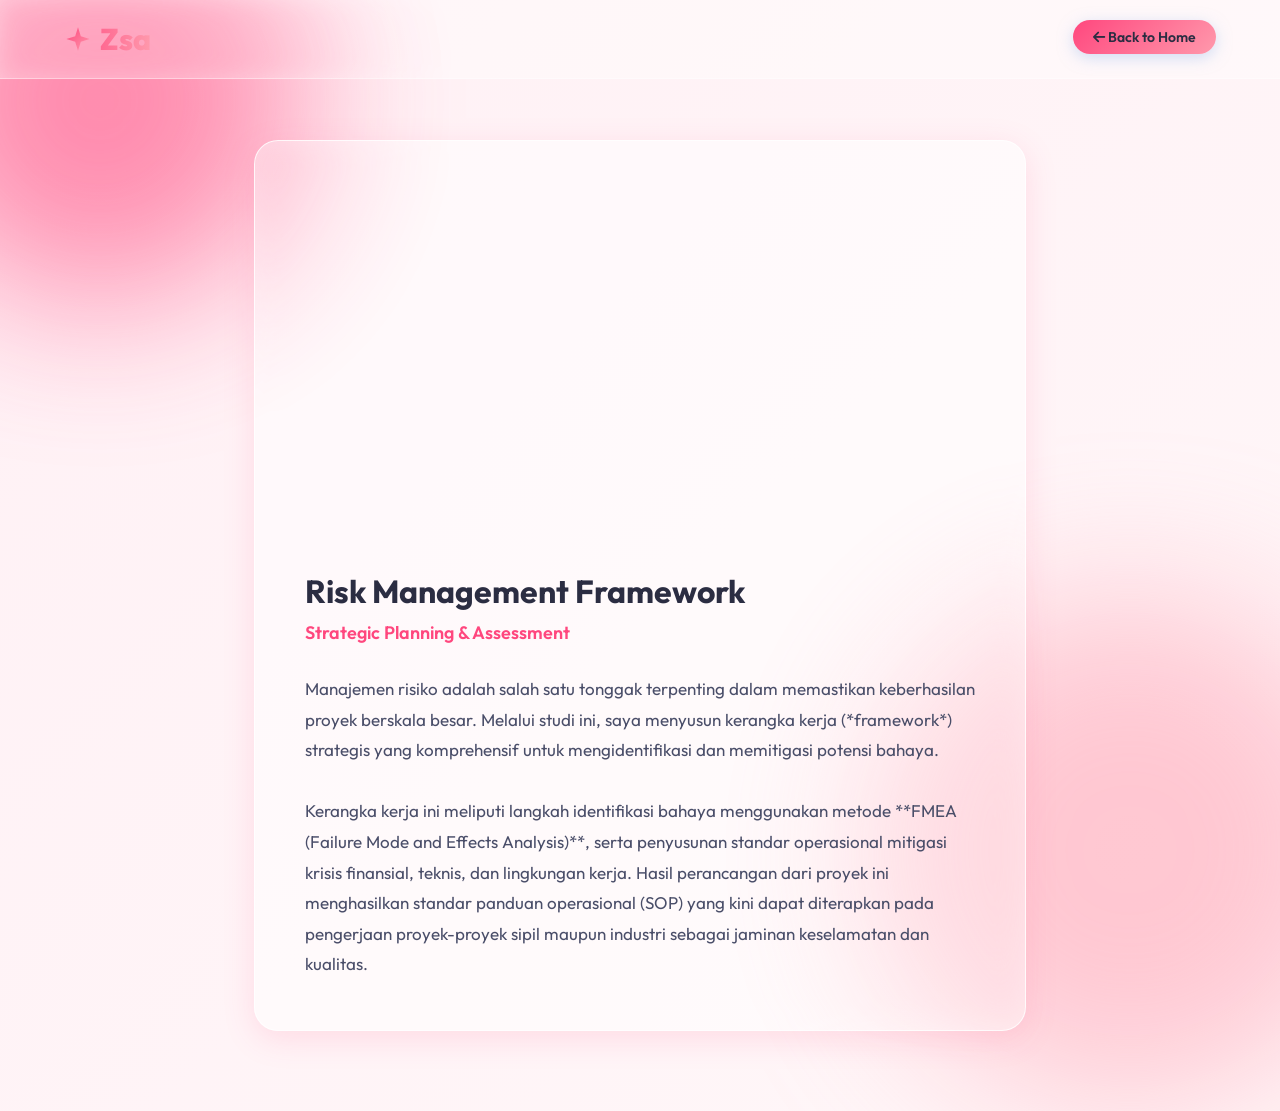
<file: project-risk.html>
<!DOCTYPE html>
<html lang="en">
<head>
    <meta charset="UTF-8">
    <meta name="viewport" content="width=device-width, initial-scale=1.0">
    <title>Project: Risk Management Framework | Zahwa Salsabila Arifia</title>
    <link href="https://fonts.googleapis.com/css2?family=Outfit:wght@300;400;600;800&display=swap" rel="stylesheet">
    <link rel="stylesheet" href="https://cdnjs.cloudflare.com/ajax/libs/font-awesome/6.4.0/css/all.min.css">
    <link rel="stylesheet" href="style.css">
</head>
<body>
    <div class="blob blob-1"></div>
    <div class="blob blob-2"></div>
    <nav class="navbar scrolled">
        <a href="index.html" class="logo">
            <svg width="28" height="28" viewBox="0 0 24 24" fill="none" xmlns="http://www.w3.org/2000/svg" class="logo-svg">
                <path d="M12 2L14.4 9.6L22 12L14.4 14.4L12 22L9.6 14.4L2 12L9.6 9.6L12 2Z" fill="url(#sparkleGradient)"></path>
                <defs><linearGradient id="sparkleGradient" x1="2" y1="2" x2="22" y2="22" gradientUnits="userSpaceOnUse"><stop stop-color="#ff477e"></stop><stop offset="1" stop-color="#ff99ac"></stop></linearGradient></defs>
            </svg>
            Zsa
        </a>
        <ul class="nav-links">
            <li><a href="index.html" class="btn btn-primary" style="padding: 8px 20px; font-size: 14px;"><i class="fas fa-arrow-left"></i> Back to Home</a></li>
        </ul>
    </nav>
    <main style="padding: 140px 5% 80px; max-width: 900px; margin: 0 auto; position: relative; z-index: 2;">
        <div class="glass-panel interactive-panel" style="padding: 50px;">
            <div style="height: 350px; border-radius: 16px; margin-bottom: 30px; background: url('https://images.unsplash.com/photo-1558655146-d09347e92766?q=80&w=800&auto=format&fit=crop') center/cover;"></div>
            <h1 style="color: var(--color-dark); margin-bottom: 10px; font-size: 32px;">Risk Management Framework</h1>
            <p style="color: var(--color-soft-pink); font-weight: 600; margin-bottom: 30px; font-size: 18px;">Strategic Planning & Assessment</p>
            <div style="color: var(--color-text); line-height: 1.8; font-size: 17px;">
                <p>Manajemen risiko adalah salah satu tonggak terpenting dalam memastikan keberhasilan proyek berskala besar. Melalui studi ini, saya menyusun kerangka kerja (*framework*) strategis yang komprehensif untuk mengidentifikasi dan memitigasi potensi bahaya.</p>
                <br>
                <p>Kerangka kerja ini meliputi langkah identifikasi bahaya menggunakan metode **FMEA (Failure Mode and Effects Analysis)**, serta penyusunan standar operasional mitigasi krisis finansial, teknis, dan lingkungan kerja. Hasil perancangan dari proyek ini menghasilkan standar panduan operasional (SOP) yang kini dapat diterapkan pada pengerjaan proyek-proyek sipil maupun industri sebagai jaminan keselamatan dan kualitas.</p>
            </div>
        </div>
    </main>
    <script src="script.js"></script>
</body>
</html>
</file>
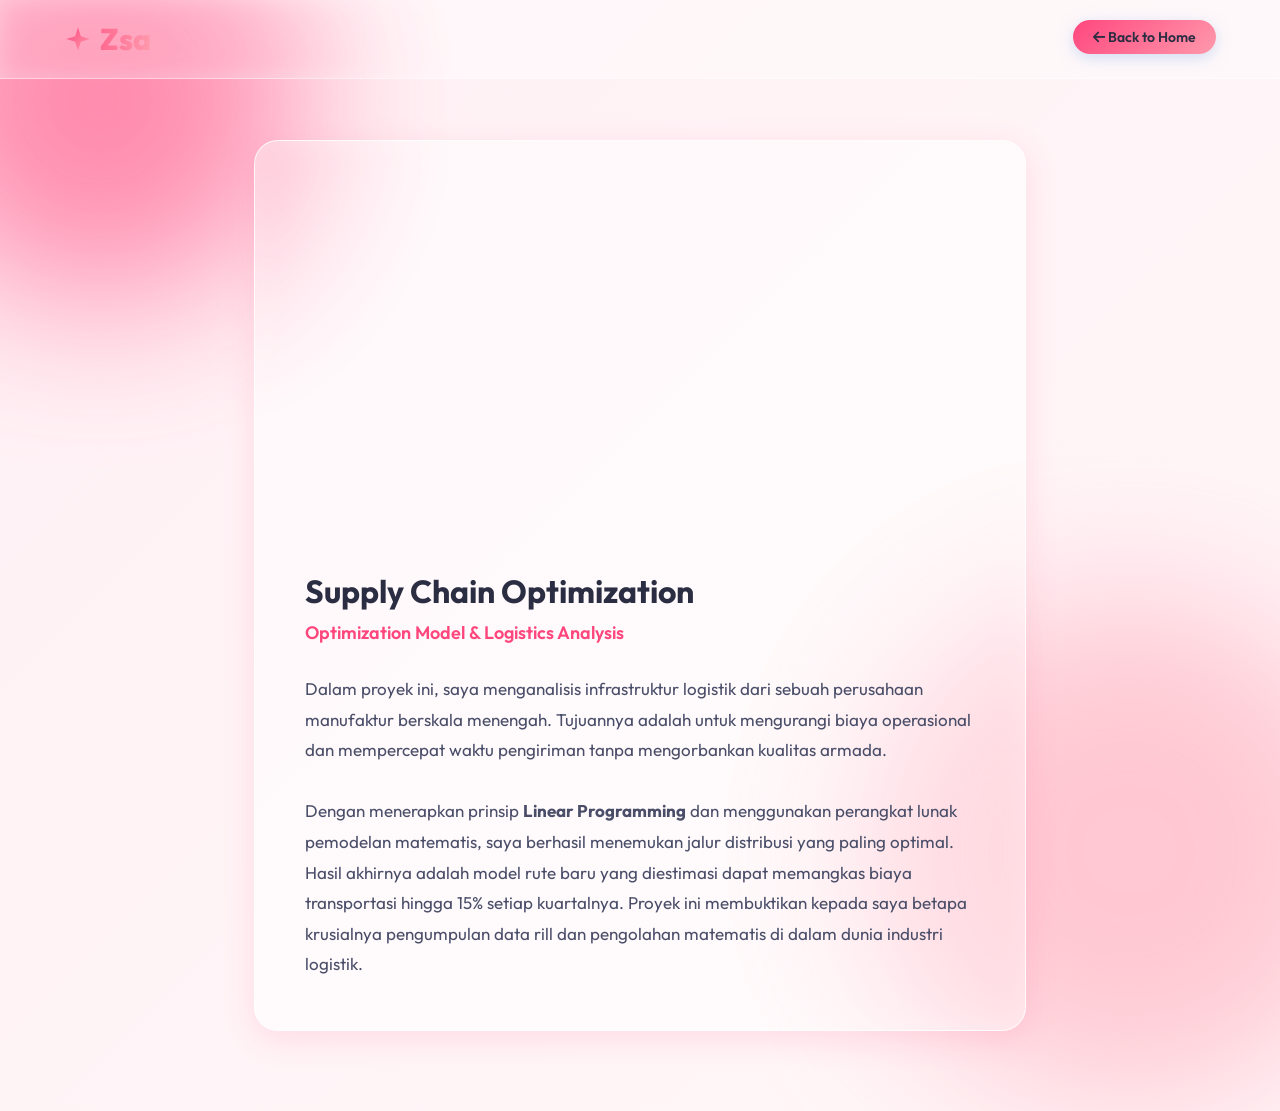
<file: project-supply-chain.html>
<!DOCTYPE html>
<html lang="en">
<head>
    <meta charset="UTF-8">
    <meta name="viewport" content="width=device-width, initial-scale=1.0">
    <title>Project: Supply Chain Optimization | Zahwa Salsabila Arifia</title>
    <link href="https://fonts.googleapis.com/css2?family=Outfit:wght@300;400;600;800&display=swap" rel="stylesheet">
    <link rel="stylesheet" href="https://cdnjs.cloudflare.com/ajax/libs/font-awesome/6.4.0/css/all.min.css">
    <link rel="stylesheet" href="style.css">
</head>
<body>
    <div class="blob blob-1"></div>
    <div class="blob blob-2"></div>
    <nav class="navbar scrolled">
        <a href="index.html" class="logo">
            <svg width="28" height="28" viewBox="0 0 24 24" fill="none" xmlns="http://www.w3.org/2000/svg" class="logo-svg">
                <path d="M12 2L14.4 9.6L22 12L14.4 14.4L12 22L9.6 14.4L2 12L9.6 9.6L12 2Z" fill="url(#sparkleGradient)"></path>
                <defs><linearGradient id="sparkleGradient" x1="2" y1="2" x2="22" y2="22" gradientUnits="userSpaceOnUse"><stop stop-color="#ff477e"></stop><stop offset="1" stop-color="#ff99ac"></stop></linearGradient></defs>
            </svg>
            Zsa
        </a>
        <ul class="nav-links">
            <li><a href="index.html" class="btn btn-primary" style="padding: 8px 20px; font-size: 14px;"><i class="fas fa-arrow-left"></i> Back to Home</a></li>
        </ul>
    </nav>
    <main style="padding: 140px 5% 80px; max-width: 900px; margin: 0 auto; position: relative; z-index: 2;">
        <div class="glass-panel interactive-panel" style="padding: 50px;">
            <div style="height: 350px; border-radius: 16px; margin-bottom: 30px; background: url('https://images.unsplash.com/photo-1586528116311-ad8dd3c8310d?q=80&w=1000&auto=format&fit=crop') center/cover;"></div>
            <h1 style="color: var(--color-dark); margin-bottom: 10px; font-size: 32px;">Supply Chain Optimization</h1>
            <p style="color: var(--color-soft-pink); font-weight: 600; margin-bottom: 30px; font-size: 18px;">Optimization Model & Logistics Analysis</p>
            <div style="color: var(--color-text); line-height: 1.8; font-size: 17px;">
                <p>Dalam proyek ini, saya menganalisis infrastruktur logistik dari sebuah perusahaan manufaktur berskala menengah. Tujuannya adalah untuk mengurangi biaya operasional dan mempercepat waktu pengiriman tanpa mengorbankan kualitas armada.</p>
                <br>
                <p>Dengan menerapkan prinsip <strong>Linear Programming</strong> dan menggunakan perangkat lunak pemodelan matematis, saya berhasil menemukan jalur distribusi yang paling optimal. Hasil akhirnya adalah model rute baru yang diestimasi dapat memangkas biaya transportasi hingga 15% setiap kuartalnya. Proyek ini membuktikan kepada saya betapa krusialnya pengumpulan data rill dan pengolahan matematis di dalam dunia industri logistik.</p>
            </div>
        </div>
    </main>
    <script src="script.js"></script>
</body>
</html>
</file>
<file: style.css>
:root {
    /* Color Palette */
    --color-soft-pink: #ff477e;
    /* Crimson/Vibrant Pink */
    --color-sky-blue: #ff99ac;
    /* Blush Pink */
    --color-white: #ffffff;
    --color-dark: #2b2d42;
    /* Deep modern navy/charcoal */
    --color-text: #4a4e69;
    /* Soft dark slate */
    --color-text-light: #8d99ae;
    /* Light slate */

    /* Glassmorphism Variables */
    --glass-bg: rgba(255, 255, 255, 0.5);
    --glass-border: rgba(255, 255, 255, 0.8);
    --glass-shadow: 0 8px 32px 0 rgba(255, 71, 126, 0.15);
    /* Pink shadow */
}

* {
    margin: 0;
    padding: 0;
    box-sizing: border-box;
}

html {
    scroll-behavior: smooth;
}

body {
    font-family: 'Outfit', sans-serif;
    background-color: var(--color-white);
    color: var(--color-text);
    overflow-x: hidden;
    display: flex;
    flex-direction: column;
    min-height: 100vh;
    /* Soft gradient background */
    background: linear-gradient(135deg, rgba(255, 71, 126, 0.08) 0%, rgba(255, 153, 172, 0.08) 100%);
}

/* Background Blobs for Animation */
.blob {
    position: fixed;
    border-radius: 50%;
    filter: blur(80px);
    z-index: -1;
    animation: float 20s infinite alternate ease-in-out;
}

.blob-1 {
    width: 400px;
    height: 400px;
    background: var(--color-soft-pink);
    top: -100px;
    left: -100px;
    opacity: 0.6;
}

.blob-2 {
    width: 500px;
    height: 500px;
    background: var(--color-sky-blue);
    bottom: -200px;
    right: -100px;
    opacity: 0.5;
    animation-delay: -5s;
}

@keyframes float {
    0% {
        transform: translate(0, 0) scale(1);
    }

    100% {
        transform: translate(120px, 80px) scale(1.15);
    }
}

/* Glassmorphism Utilities */
.glass-panel {
    background: var(--glass-bg);
    backdrop-filter: blur(16px);
    -webkit-backdrop-filter: blur(16px);
    border: 1px solid var(--glass-border);
    border-radius: 24px;
    box-shadow: var(--glass-shadow);
    padding: 40px;
}

/* Interactive Hover for Layouts */
.about-content,
.timeline-item,
.contact-box {
    transition: transform 0.4s cubic-bezier(0.175, 0.885, 0.32, 1.275), box-shadow 0.4s ease;
}

.about-content:hover,
.timeline-item:hover,
.contact-box:hover {
    transform: translateY(-8px) scale(1.01);
    box-shadow: 0 18px 40px 0 rgba(255, 71, 126, 0.22);
}

/* Navigation */
.navbar {
    display: flex;
    justify-content: space-between;
    align-items: center;
    padding: 20px 5%;
    position: fixed;
    top: 0;
    width: 100%;
    z-index: 100;
    background: rgba(255, 255, 255, 0.4);
    backdrop-filter: blur(12px);
    -webkit-backdrop-filter: blur(12px);
    border-bottom: 1px solid rgba(255, 255, 255, 0.4);
    transition: all 0.3s ease;
}

.navbar.scrolled {
    padding: 15px 5%;
    background: rgba(255, 255, 255, 0.85);
    box-shadow: 0 4px 20px rgba(0, 0, 0, 0.05);
}

.menu-toggle {
    display: none;
    font-size: 26px;
    cursor: pointer;
    color: var(--color-dark);
    z-index: 1000;
}

.logo {
    display: flex;
    align-items: center;
    gap: 8px;
    font-size: 30px;
    font-weight: 800;
    text-decoration: none;
    background: linear-gradient(to right, var(--color-soft-pink), var(--color-sky-blue));
    -webkit-background-clip: text;
    -webkit-text-fill-color: transparent;
    cursor: pointer;
    transition: transform 0.3s ease;
}

.logo:hover {
    transform: scale(1.05);
}

.logo-svg {
    animation: spin-slow 8s linear infinite;
}

@keyframes spin-slow {
    100% {
        transform: rotate(360deg);
    }
}

.nav-links {
    display: flex;
    list-style: none;
    gap: 35px;
}

.nav-links a {
    text-decoration: none;
    color: var(--color-dark);
    font-weight: 600;
    font-size: 16px;
    transition: color 0.3s ease;
    position: relative;
}

.nav-links a::after {
    content: '';
    position: absolute;
    width: 0;
    height: 2px;
    bottom: -4px;
    left: 0;
    background: linear-gradient(to right, var(--color-soft-pink), var(--color-sky-blue));
    transition: width 0.3s ease;
}

.nav-links a:hover::after {
    width: 100%;
}

/* Typography & Layout */
main {
    padding-top: 80px;
    flex: 1;
}

section {
    min-height: 100vh;
    padding: 80px 5%;
    display: flex;
    flex-direction: column;
    justify-content: center;
}

.section-header {
    text-align: center;
    margin-bottom: 60px;
}

.section-header h2 {
    font-size: 44px;
    font-weight: 800;
    color: var(--color-dark);
    margin-bottom: 15px;
}

.divider {
    height: 4px;
    width: 70px;
    background: linear-gradient(to right, var(--color-soft-pink), var(--color-sky-blue));
    margin: 0 auto;
    border-radius: 2px;
}

/* Buttons */
.btn {
    display: inline-block;
    padding: 14px 34px;
    border-radius: 50px;
    font-weight: 600;
    text-decoration: none;
    cursor: pointer;
    transition: all 0.3s cubic-bezier(0.25, 0.8, 0.25, 1);
    font-family: 'Outfit', sans-serif;
    font-size: 16px;
    border: none;
    position: relative;
    overflow: hidden;
}

.btn:active {
    transform: scale(0.92) !important;
}

.btn-primary {
    background: linear-gradient(135deg, var(--color-soft-pink), var(--color-sky-blue));
    color: white;
    box-shadow: 0 4px 15px rgba(166, 193, 238, 0.5);
}

.btn-primary:hover {
    transform: translateY(-4px);
    box-shadow: 0 8px 25px rgba(166, 193, 238, 0.7);
}

.btn-secondary {
    background: white;
    color: var(--color-dark);
    box-shadow: 0 4px 15px rgba(0, 0, 0, 0.05);
}

.btn-secondary:hover {
    transform: translateY(-4px);
    box-shadow: 0 8px 25px rgba(0, 0, 0, 0.1);
}

.btn-outline {
    border: 2px solid var(--color-sky-blue);
    color: var(--color-sky-blue);
    background: transparent;
}

.btn-outline:hover {
    background: var(--color-sky-blue);
    color: white;
    transform: translateY(-2px);
    box-shadow: 0 4px 15px rgba(166, 193, 238, 0.4);
}

.btn-block {
    width: 100%;
}

/* Hero Section */
.hero {
    display: flex;
    flex-direction: row;
    align-items: center;
    justify-content: space-between;
    gap: 40px;
}

.hero-content {
    flex: 1;
}

.greeting {
    font-size: 18px;
    font-weight: 800;
    color: var(--color-soft-pink);
    text-transform: uppercase;
    letter-spacing: 3px;
    margin-bottom: 15px;
    display: block;
}

.title {
    font-size: 85px;
    font-weight: 800;
    color: var(--color-dark);
    line-height: 1.1;
    margin-bottom: 25px;
}

.subtitle {
    font-size: 26px;
    color: var(--color-text-light);
    margin-bottom: 40px;
}

.cta-group {
    display: flex;
    gap: 20px;
}

.hero-visual {
    flex: 1;
    position: relative;
    display: flex;
    justify-content: center;
    align-items: center;
}

.main-card {
    width: 340px;
    height: 440px;
    padding: 15px;
    background: rgba(255, 255, 255, 0.6);
    transform: rotate(3deg);
    transition: transform 0.5s cubic-bezier(0.175, 0.885, 0.32, 1.275);
    border: 1px solid rgba(255, 255, 255, 0.8);
    border-radius: 24px;
}

.main-card:hover {
    transform: rotate(0deg) scale(1.03);
}

.img-wrapper {
    width: 100%;
    height: 100%;
    border-radius: 16px;
    overflow: hidden;
}

.profile-img {
    width: 100%;
    height: 100%;
    object-fit: cover;
    object-position: center bottom;
    transform: scale(1.35);
    /* Zoom in to fit person */
    transform-origin: center bottom;
    transition: transform 0.6s cubic-bezier(0.175, 0.885, 0.32, 1.275);
}

.main-card:hover .profile-img {
    transform: scale(1.42);
    /* Slight extra zoom on hover */
}

.float-card {
    position: absolute;
    padding: 16px 28px;
    font-weight: 600;
    border-radius: 20px;
    animation: bounce 4s infinite alternate ease-in-out;
    backdrop-filter: blur(8px);
    -webkit-backdrop-filter: blur(8px);
    box-shadow: 0 10px 25px rgba(0, 0, 0, 0.05);
}

.card-1 {
    top: 40px;
    left: 50%;
    margin-left: 110px;
    background: linear-gradient(135deg, var(--color-soft-pink), var(--color-sky-blue));
    color: white;
    border: 1px solid rgba(255, 255, 255, 0.5);
    z-index: 5;
}

.card-2 {
    bottom: 40px;
    right: 50%;
    margin-right: 110px;
    background: linear-gradient(135deg, var(--color-soft-pink), var(--color-sky-blue));
    color: white;
    border: 1px solid rgba(255, 255, 255, 0.5);
    animation: bounce-down 4s infinite alternate ease-in-out;
    z-index: 5;
}

@keyframes bounce {
    0% {
        transform: translateY(0);
    }

    100% {
        transform: translateY(-20px);
    }
}

@keyframes bounce-down {
    0% {
        transform: translateY(0);
    }

    100% {
        transform: translateY(20px);
    }
}

/* About Section */
.about-content {
    max-width: 800px;
    margin: 0 auto;
    text-align: center;
    font-size: 20px;
    line-height: 1.9;
}

.skills {
    display: flex;
    flex-wrap: wrap;
    justify-content: center;
    gap: 15px;
    margin-top: 40px;
}

.skill-tag {
    background: rgba(255, 255, 255, 0.7);
    border: 1px solid rgba(255, 255, 255, 0.9);
    padding: 10px 24px;
    border-radius: 50px;
    font-size: 16px;
    font-weight: 600;
    color: var(--color-soft-pink);
    box-shadow: 0 4px 10px rgba(0, 0, 0, 0.03);
    transition: all 0.3s;
}

.skill-tag:hover {
    transform: translateY(-4px) scale(1.05);
    background: linear-gradient(135deg, var(--color-soft-pink), var(--color-sky-blue));
    color: white;
    border-color: transparent;
    box-shadow: 0 8px 20px rgba(166, 193, 238, 0.4);
}

/* Resume Section */
.resume-container {
    display: flex;
    flex-direction: column;
    gap: 40px;
    max-width: 1000px;
    margin: 0 auto;
    width: 100%;
}

@media (min-width: 768px) {
    .resume-container {
        flex-direction: row;
        gap: 60px;
    }
}

.resume-column {
    flex: 1;
}

.resume-title {
    font-size: 26px;
    color: var(--color-dark);
    margin-bottom: 30px;
    display: flex;
    align-items: center;
    gap: 12px;
}

.resume-title i {
    color: var(--color-soft-pink);
}

.timeline {
    display: flex;
    flex-direction: column;
    gap: 24px;
    position: relative;
    border-left: 2px solid var(--color-sky-blue);
    padding-left: 30px;
}

.timeline-item {
    position: relative;
    padding: 24px;
}

.timeline-item::before {
    content: '';
    position: absolute;
    left: -40px;
    /* 30px padding + 8px half-width + 2px border */
    top: 30px;
    width: 16px;
    height: 16px;
    background: var(--color-soft-pink);
    border-radius: 50%;
    border: 3px solid white;
    box-shadow: 0 0 0 3px var(--color-sky-blue);
}

.timeline-item h4 {
    font-size: 20px;
    color: var(--color-dark);
    margin-bottom: 8px;
}

.timeline-date {
    display: inline-block;
    font-size: 14px;
    font-weight: 600;
    color: white;
    background: linear-gradient(135deg, var(--color-soft-pink), var(--color-sky-blue));
    padding: 4px 12px;
    border-radius: 20px;
    margin-bottom: 12px;
}

.timeline-item p {
    color: var(--color-text);
    font-weight: 600;
    margin-bottom: 8px;
}

.timeline-desc {
    color: var(--color-text-light) !important;
    font-weight: 400 !important;
    font-size: 15px;
    line-height: 1.5;
}

/* Projects */
.project-grid {
    display: grid;
    grid-template-columns: repeat(auto-fit, minmax(320px, 1fr));
    gap: 35px;
}

.project-card {
    padding: 24px;
    transition: transform 0.4s cubic-bezier(0.175, 0.885, 0.32, 1.275);
}

.project-card:hover {
    transform: translateY(-12px);
    box-shadow: 0 15px 40px rgba(166, 193, 238, 0.25);
}

.project-img {
    height: 220px;
    border-radius: 16px;
    margin-bottom: 24px;
    background: linear-gradient(135deg, var(--color-soft-pink), var(--color-sky-blue));
}

.project-info h3 {
    font-size: 26px;
    margin-bottom: 12px;
    color: var(--color-dark);
}

.project-info p {
    color: var(--color-text-light);
    margin-bottom: 24px;
    line-height: 1.6;
}

/* Contact */
.contact-box {
    max-width: 650px;
    margin: 0 auto;
    text-align: center;
}

.contact-box h2 {
    font-size: 36px;
    margin-bottom: 15px;
    color: var(--color-dark);
}

.contact-box p {
    color: var(--color-text-light);
    margin-bottom: 35px;
    font-size: 18px;
}

.contact-form {
    display: flex;
    flex-direction: column;
    gap: 20px;
}

.input-group input,
.input-group textarea {
    width: 100%;
    padding: 16px 22px;
    border-radius: 14px;
    border: 1px solid rgba(255, 255, 255, 0.8);
    background: rgba(255, 255, 255, 0.6);
    font-family: 'Outfit', sans-serif;
    font-size: 16px;
    outline: none;
    transition: all 0.3s;
    color: var(--color-dark);
}

.input-group input:focus,
.input-group textarea:focus {
    background: white;
    border-color: var(--color-sky-blue);
    box-shadow: 0 0 0 4px rgba(166, 193, 238, 0.25);
    transform: translateY(-2px);
}

/* Footer */
.social-links {
    margin-bottom: 20px;
    font-size: 26px;
}

.social-links a {
    color: var(--color-dark);
    margin: 0 12px;
    transition: color 0.3s, transform 0.3s;
    display: inline-block;
}

.social-links a:hover {
    color: var(--color-soft-pink);
    transform: translateY(-3px);
}

footer {
    text-align: center;
    padding: 35px;
    background: rgba(255, 255, 255, 0.5);
    backdrop-filter: blur(10px);
    border-top: 1px solid rgba(255, 255, 255, 0.4);
    color: var(--color-text-light);
    font-weight: 600;
}

/* Scroll Animations */
.hidden {
    opacity: 0;
    transform: translateY(40px);
    transition: opacity 0.8s cubic-bezier(0.5, 0, 0, 1), transform 0.8s cubic-bezier(0.5, 0, 0, 1);
}

.show {
    opacity: 1;
    transform: translateY(0);
}

/* Delay for hero items */
.hero.show .greeting {
    transition-delay: 0.1s;
}

.hero.show .title {
    transition-delay: 0.2s;
}

.hero.show .subtitle {
    transition-delay: 0.3s;
}

.hero.show .cta-group {
    transition-delay: 0.4s;
}

.hero.show .hero-visual {
    transition-delay: 0.5s;
}

/* Responsive */
@media (max-width: 900px) {
    .hero {
        flex-direction: column;
        text-align: center;
        padding-top: 120px;
    }

    .title {
        font-size: 50px;
    }

    .cta-group {
        justify-content: center;
    }

    .menu-toggle {
        display: block;
    }

    .nav-links.main-nav {
        position: fixed;
        top: 0;
        right: -100%;
        width: 100%;
        height: 100vh;
        background: rgba(255, 255, 255, 0.98);
        flex-direction: column;
        justify-content: center;
        align-items: center;
        transition: right 0.4s cubic-bezier(0.77, 0, 0.175, 1);
        gap: 40px;
        z-index: 99;
    }

    .nav-links.main-nav.active {
        right: 0;
    }

    .nav-links.main-nav a {
        font-size: 22px;
        font-weight: 600;
    }

    .hero-visual {
        margin-top: 40px;
    }
}

@media (max-width: 600px) {
    section {
        padding: 80px 20px;
    }

    .hero {
        padding-top: 140px;
        /* Give space for fixed navbar */
    }

    .title {
        font-size: 38px;
        line-height: 1.2;
    }

    .subtitle {
        font-size: 18px;
    }

    .hero-visual .main-card {
        width: 240px;
        height: 330px;
    }

    .float-card {
        padding: 10px 16px;
        font-size: 14px;
        width: max-content;
        /* Prevent stretching */
    }

    .card-1 {
        top: 20px;
        left: -15px;
        margin-left: 0;
        right: auto;
        /* Fix stretching bug */
    }

    .card-2 {
        bottom: 20px;
        right: -15px;
        margin-right: 0;
        left: auto;
        /* Fix stretching bug */
    }

    .section-header h2 {
        font-size: 30px;
    }

    .about-content {
        padding: 30px 20px;
        font-size: 16px;
    }

    .skill-tag {
        padding: 8px 16px;
        font-size: 14px;
    }

    .timeline {
        padding-left: 20px;
    }

    .timeline-item::before {
        left: -30px;
        width: 14px;
        height: 14px;
    }

    .timeline-item {
        padding: 16px;
    }

    .project-grid {
        grid-template-columns: 1fr;
        gap: 24px;
    }

    .project-img {
        height: 180px;
    }

    .contact-box {
        padding: 30px 20px;
    }

    .input-group input,
    .input-group textarea {
        padding: 14px 16px;
    }
}

/* Flying Hearts Animation */
.hearts-container {
    position: absolute;
    bottom: 0;
    left: 50%;
    transform: translateX(-50%);
    width: 340px;
    height: 100%;
    pointer-events: none;
    z-index: 10;
}

.heart {
    position: absolute;
    color: var(--color-soft-pink);
    font-size: 24px;
    bottom: -20px;
    opacity: 0;
    animation: floatHeart 5s ease-in infinite;
    filter: drop-shadow(0 4px 6px rgba(255, 71, 126, 0.3));
}

.heart.h1 {
    left: 15%;
    animation-delay: 0s;
    font-size: 20px;
}

.heart.h2 {
    left: 35%;
    animation-delay: 1.5s;
    font-size: 28px;
}

.heart.h3 {
    left: 65%;
    animation-delay: 0.8s;
    font-size: 16px;
}

.heart.h4 {
    left: 85%;
    animation-delay: 2.2s;
    font-size: 25px;
}

.heart.h5 {
    left: 25%;
    animation-delay: 3s;
    font-size: 22px;
}

.heart.h6 {
    left: 75%;
    animation-delay: 4.1s;
    font-size: 18px;
}

@keyframes floatHeart {
    0% {
        transform: translateY(0) scale(0.5) rotate(-15deg);
        opacity: 0;
    }

    15% {
        opacity: 0.8;
    }

    50% {
        transform: translateY(-200px) scale(1) rotate(15deg);
        opacity: 0.9;
    }

    100% {
        transform: translateY(-400px) scale(1.2) rotate(-15deg);
        opacity: 0;
    }
}

/* Cursor Sprinkles */
.cursor-sprinkle {
    position: absolute;
    color: var(--color-soft-pink);
    pointer-events: none;
    z-index: 9999;
    animation: sprinkleFade 1s forwards ease-out;
    filter: drop-shadow(0 2px 4px rgba(255, 71, 126, 0.4));
}

@keyframes sprinkleFade {
    0% {
        transform: translate(-50%, -50%) scale(0) rotate(0deg);
        opacity: 1;
    }

    50% {
        transform: translate(calc(-50% + 20px), -60px) scale(1.2) rotate(45deg);
        opacity: 0.8;
    }

    100% {
        transform: translate(calc(-50% - 20px), -100px) scale(0.5) rotate(90deg);
        opacity: 0;
    }
}

/* Button Ripple Effect */
.ripple {
    position: absolute;
    border-radius: 50%;
    transform: scale(0);
    animation: ripple-animation 0.6s linear;
    background-color: rgba(255, 255, 255, 0.7);
    pointer-events: none;
}

.btn-secondary .ripple,
.btn-outline .ripple {
    background-color: rgba(255, 71, 126, 0.3);
}

@keyframes ripple-animation {
    to {
        transform: scale(4);
        opacity: 0;
    }
}

/* Page Transition Animations */
body {
    opacity: 0;
    animation: pageFadeIn 0.6s ease-out forwards;
}

body.fade-out {
    animation: pageFadeOut 0.4s ease-out forwards;
}

@keyframes pageFadeIn {
    0% {
        opacity: 0;
    }

    100% {
        opacity: 1;
    }
}

@keyframes pageFadeOut {
    0% {
        opacity: 1;
    }

    100% {
        opacity: 0;
    }
}
</file>
